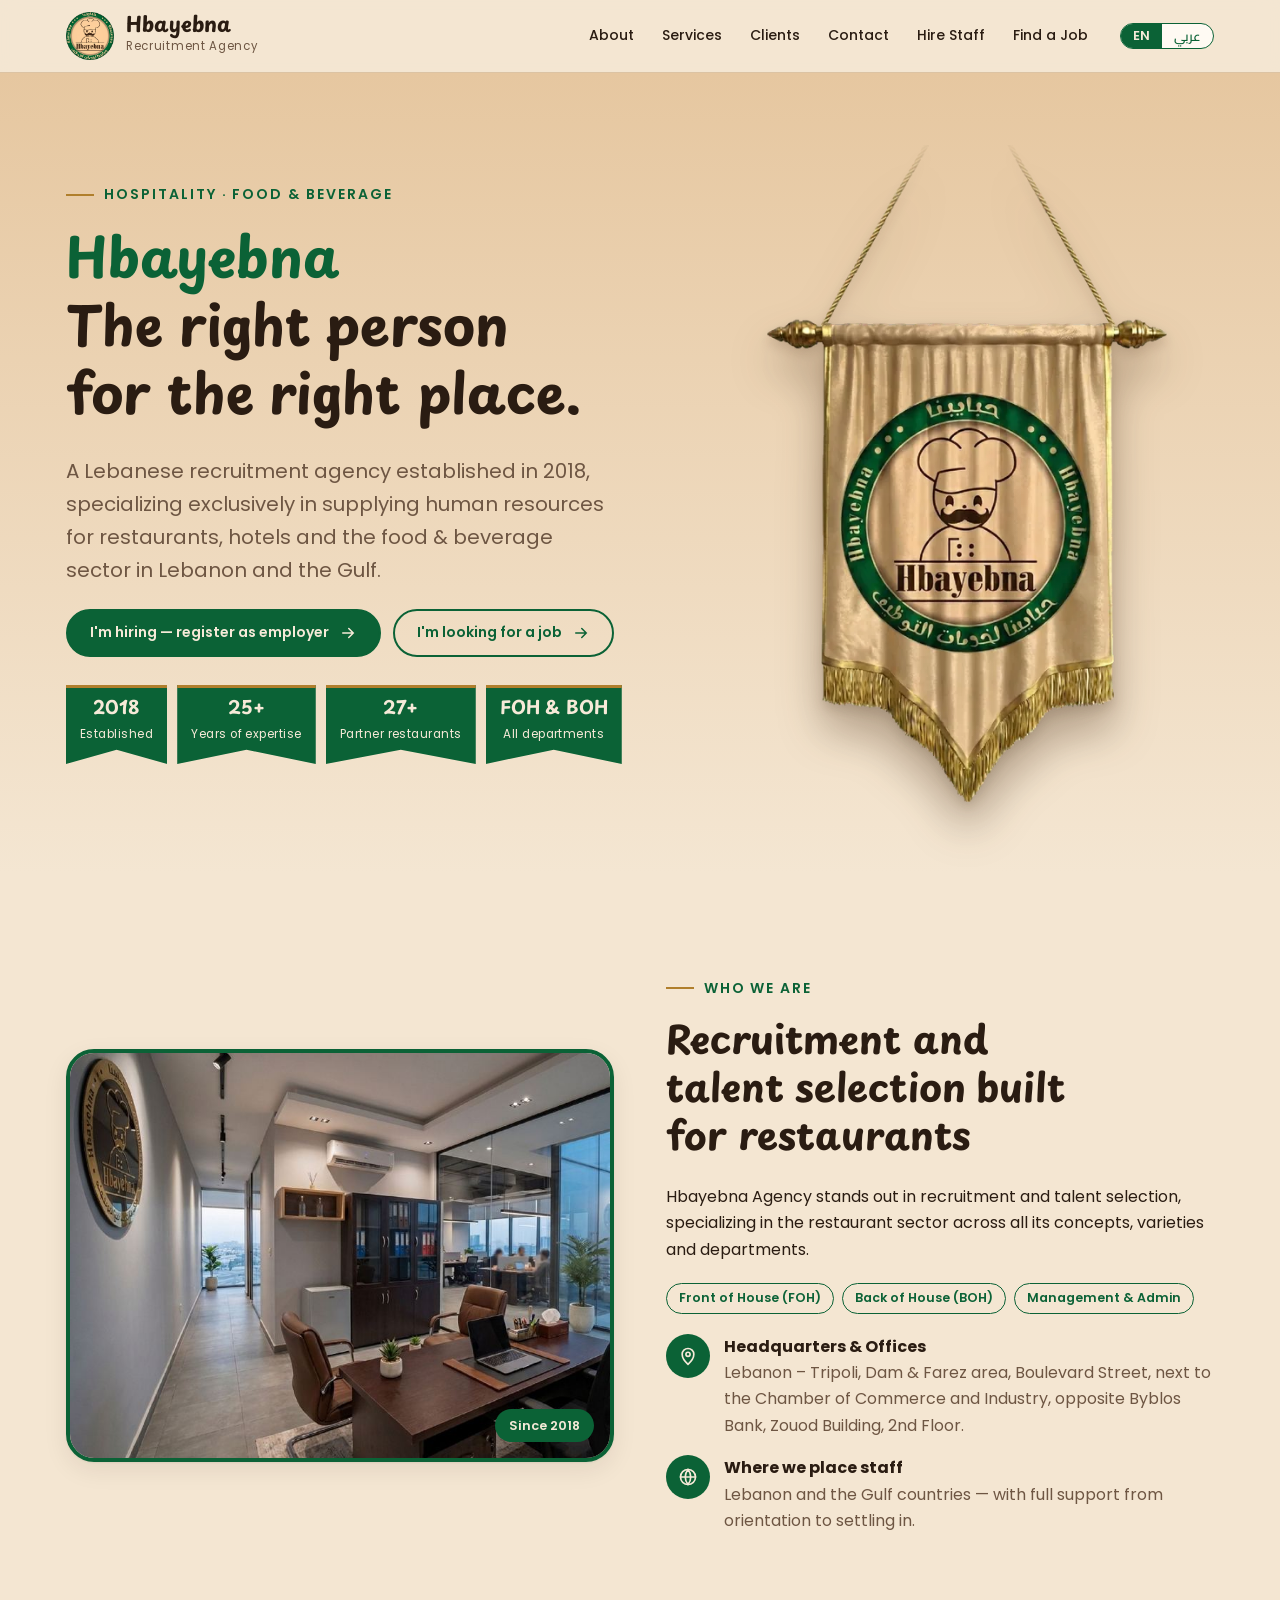
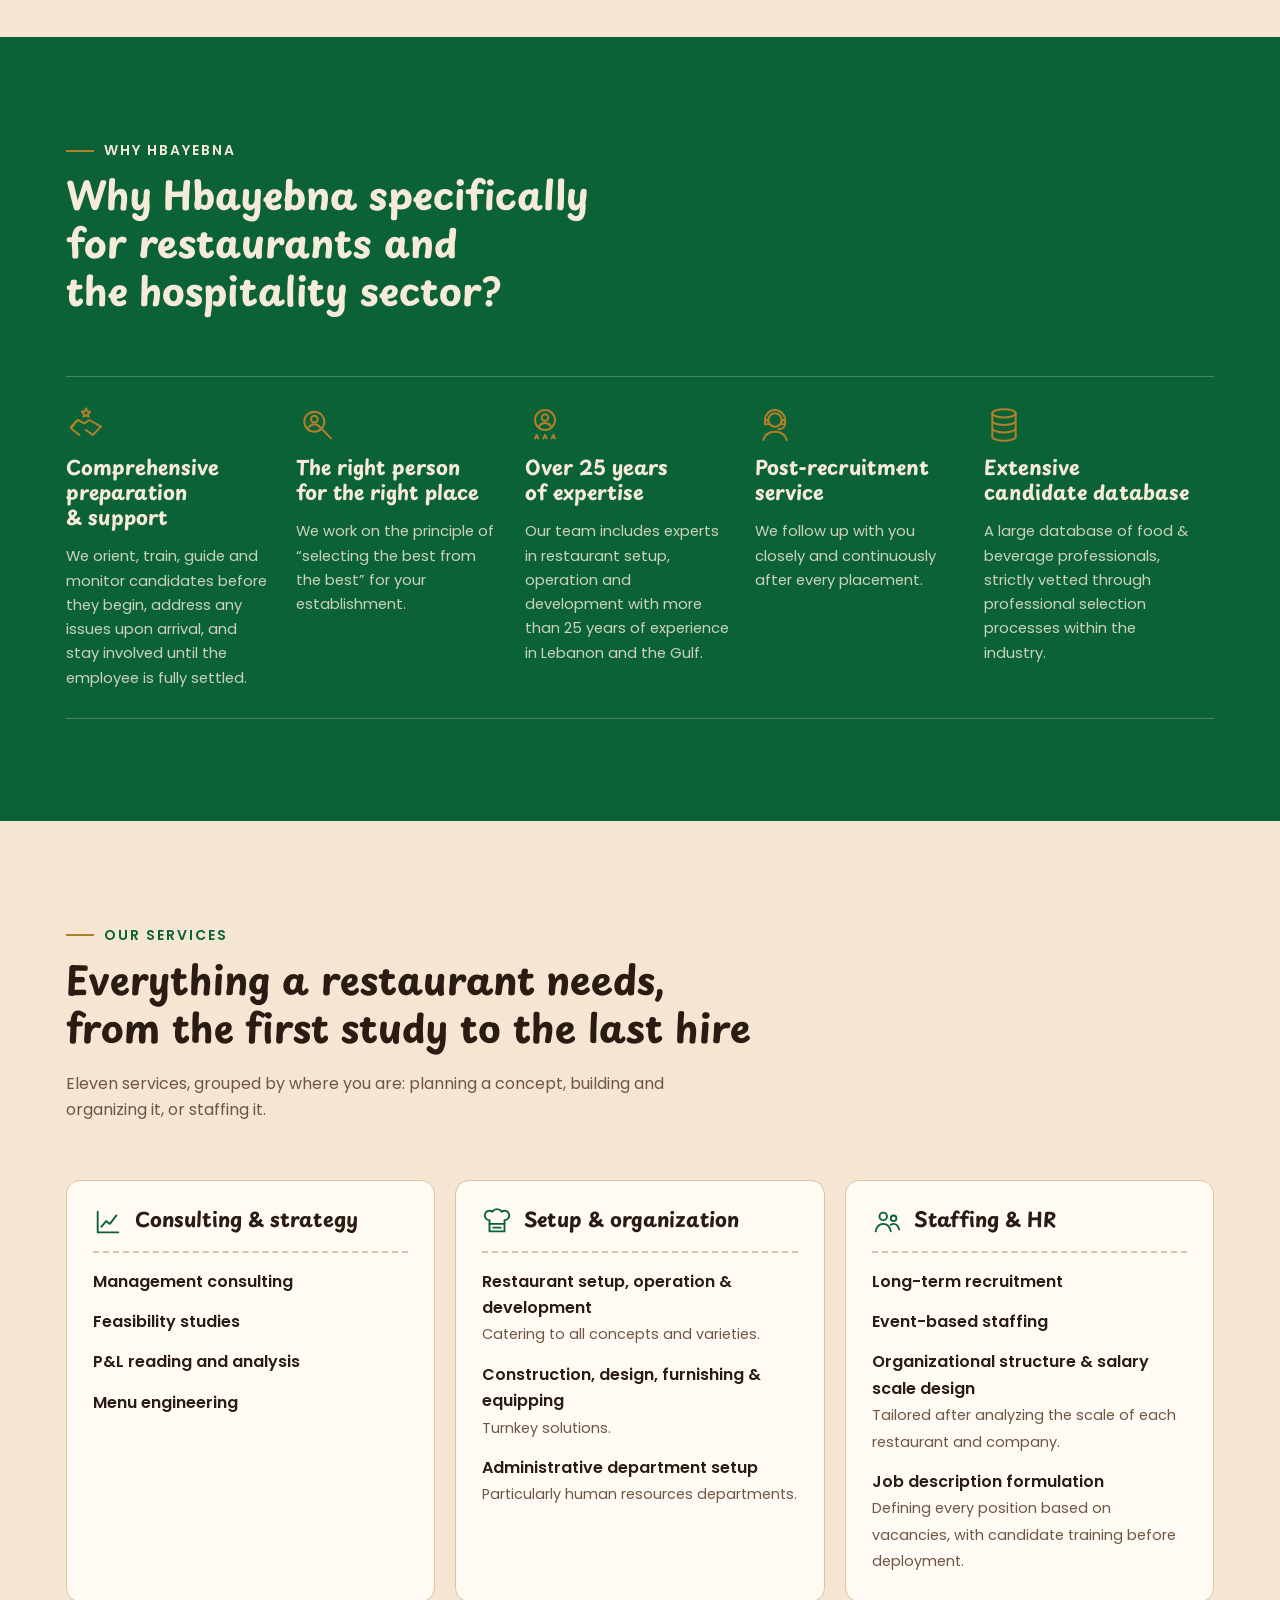
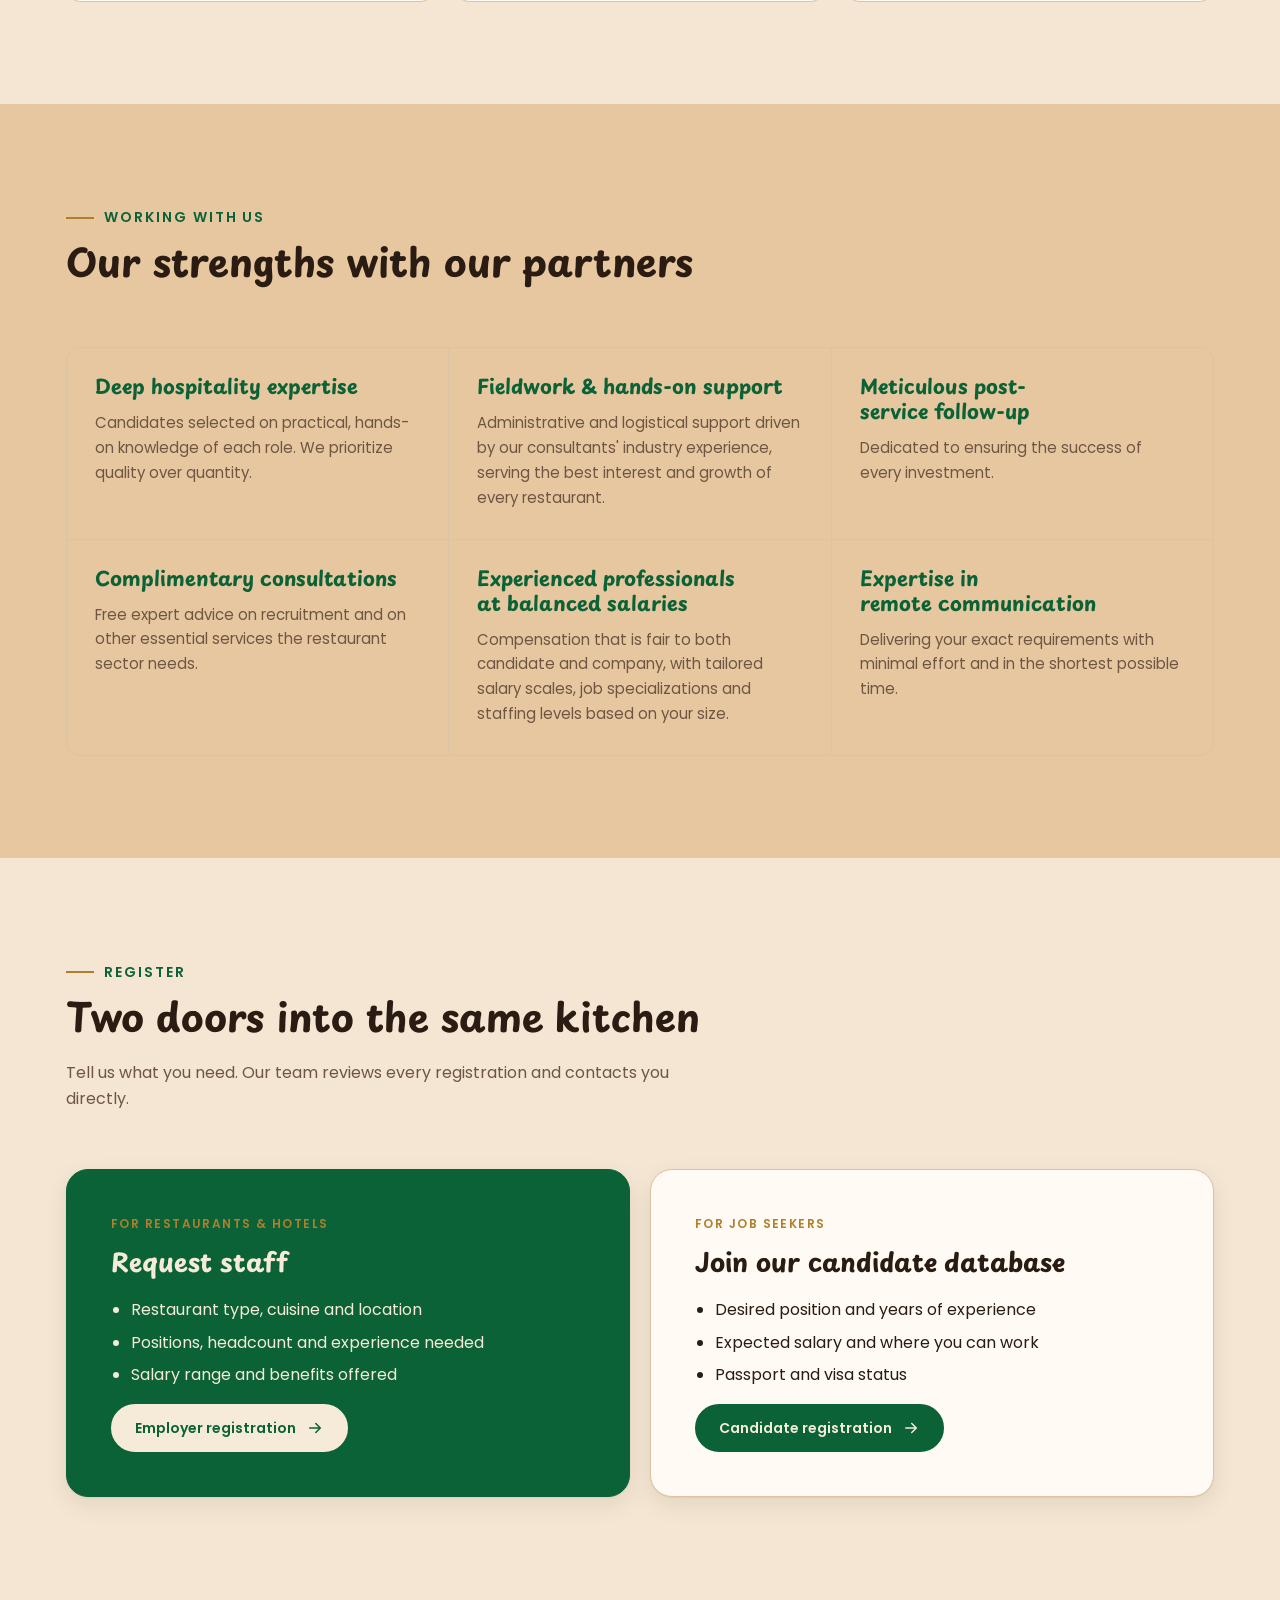
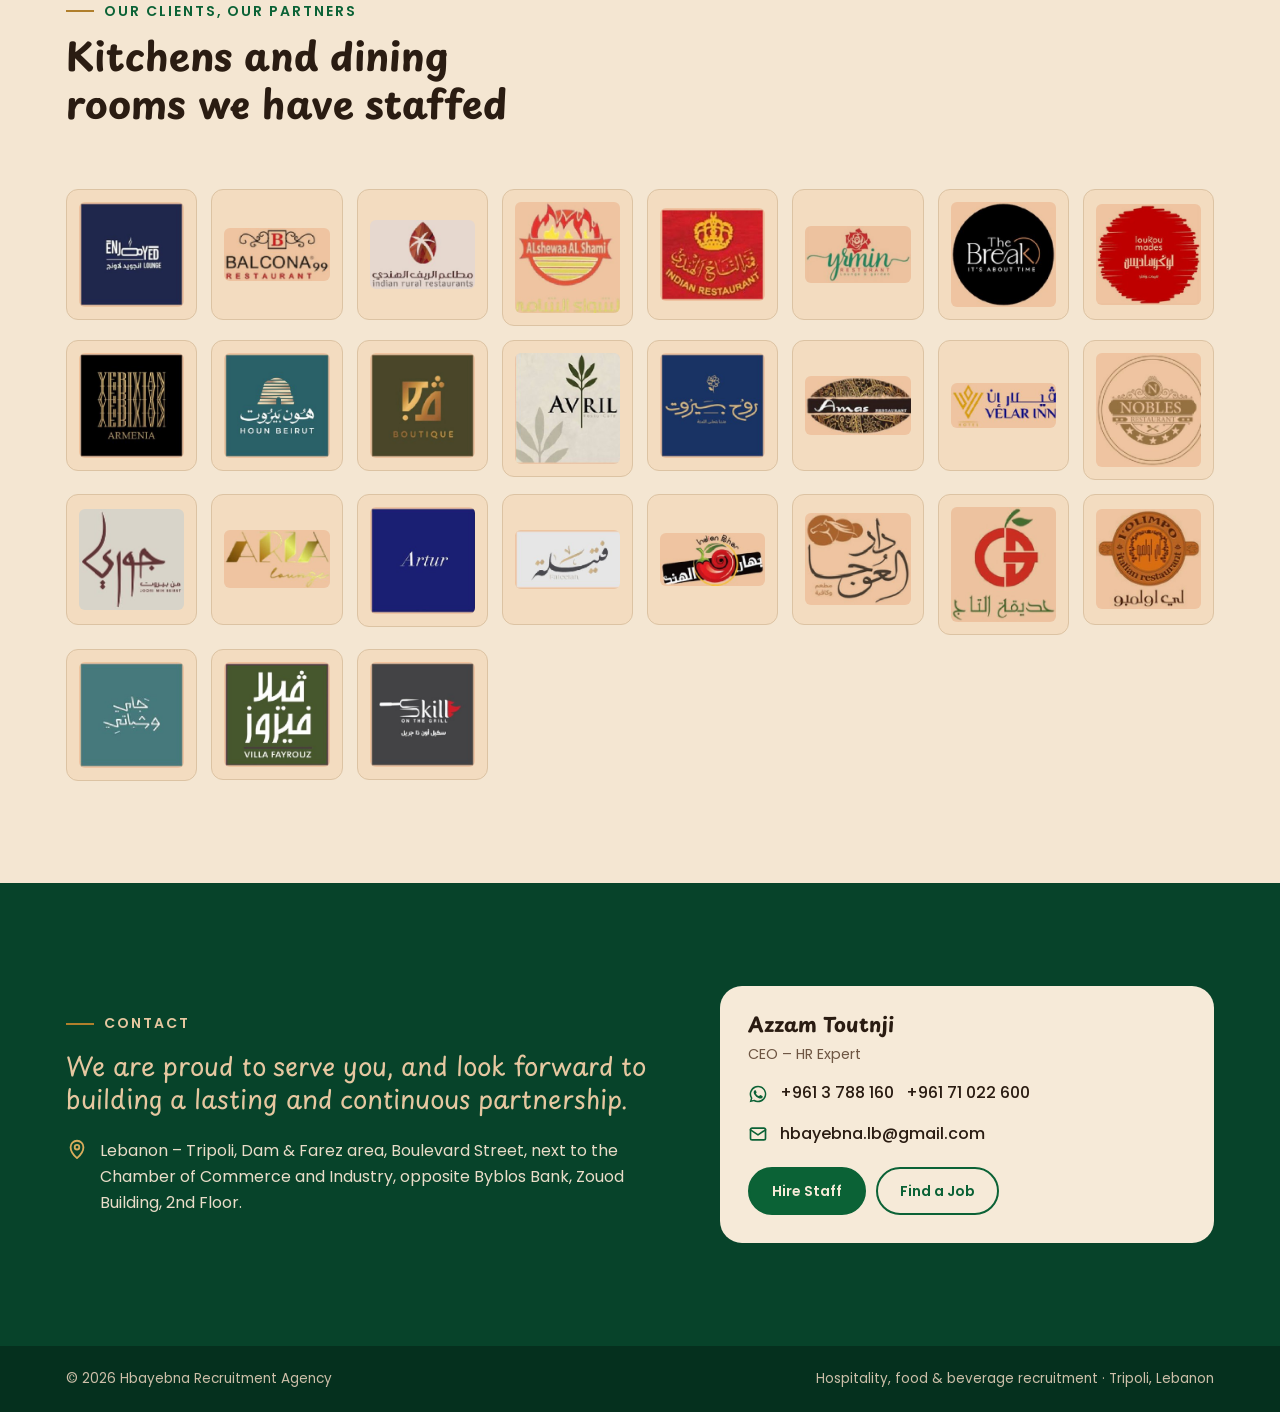
<file: index.html>
<!doctype html>
<html lang="en" dir="ltr">
<head>
<meta charset="utf-8">
<meta name="viewport" content="width=device-width, initial-scale=1, viewport-fit=cover">
<title data-i18n="t.home">Hbayebna Recruitment Agency</title>
<meta name="claude:viewport-fit-sides" content="cover">
<meta name="theme-color" content="#0b6236">
<meta name="format-detection" content="telephone=no">
<meta name="description" content="Hbayebna — Lebanese recruitment agency for the hospitality, food and beverage sectors since 2018. Restaurant staffing, consulting and turnkey setup in Lebanon and the Gulf.">
<link rel="icon" type="image/png" href="assets/favicon.png">
<link rel="apple-touch-icon" href="assets/apple-touch-icon.png">
<link rel="preconnect" href="https://fonts.googleapis.com">
<link rel="preconnect" href="https://fonts.gstatic.com" crossorigin>
<link rel="stylesheet" href="https://fonts.googleapis.com/css2?family=Cairo:wght@400;500;600;700&family=Playpen+Sans+Arabic:wght@100..800&family=Poppins:wght@400;500;600&display=swap">
<link rel="stylesheet" href="css/style.css">
</head>
<body class="has-cta">

<header class="site-header">
  <div class="wrap nav">
    <a class="brand" href="index.html" aria-label="Hbayebna home">
      <img src="assets/logo-sm.png" alt="" width="48" height="48">
      <span><b>Hbayebna</b><small data-i18n="brand.sub">Recruitment Agency</small></span>
    </a>
    <ul class="nav-links" id="navLinks">
      <li><a href="#about" data-i18n="nav.about">About</a></li>
      <li><a href="#services" data-i18n="nav.services">Services</a></li>
      <li><a href="#clients" data-i18n="nav.clients">Clients</a></li>
      <li><a href="#contact" data-i18n="nav.contact">Contact</a></li>
      <li><a href="employer.html" data-i18n="nav.hire">Hire Staff</a></li>
      <li><a href="employee.html" data-i18n="nav.job">Find a Job</a></li>
    </ul>
    <div class="nav-actions">
      <div class="lang-toggle" role="group" aria-label="Language">
        <button type="button" data-lang="en" aria-pressed="true">EN</button>
        <button type="button" data-lang="ar" aria-pressed="false">عربي</button>
      </div>
      <button class="menu-btn" type="button" aria-controls="navLinks" aria-expanded="false" aria-label="Menu">
        <svg class="i-open" viewBox="0 0 24 24" fill="none" stroke="currentColor" stroke-width="2" stroke-linecap="round"><path d="M4 7h16M4 12h16M4 17h16"/></svg>
        <svg class="i-close" viewBox="0 0 24 24" fill="none" stroke="currentColor" stroke-width="2" stroke-linecap="round"><path d="M6 6l12 12M18 6L6 18"/></svg>
      </button>
    </div>
  </div>
</header>

<main>
  <!-- HERO -->
  <section class="hero">
    <div class="wrap">
      <div class="hero-copy">
        <span class="eyebrow" data-i18n="hero.eyebrow">Hospitality · Food &amp; Beverage</span>
        <h1><span data-i18n="hero.t1">Hbayebna</span> <span data-i18n="hero.t2" style="color:var(--ink)">The right person for the right place.</span></h1>
        <p class="lead" data-i18n="hero.lead">A Lebanese recruitment agency established in 2018, specializing exclusively in supplying human resources for restaurants, hotels and the food &amp; beverage sector in Lebanon and the Gulf.</p>
        <div class="hero-ctas">
          <a class="btn" href="employer.html">
            <span data-i18n="cta.employer">I'm hiring — register as employer</span>
            <svg class="arrow" viewBox="0 0 24 24" fill="none" stroke="currentColor" stroke-width="2" stroke-linecap="round"><path d="M5 12h14M13 6l6 6-6 6"/></svg>
          </a>
          <a class="btn ghost" href="employee.html">
            <span data-i18n="cta.employee">I'm looking for a job</span>
            <svg class="arrow" viewBox="0 0 24 24" fill="none" stroke="currentColor" stroke-width="2" stroke-linecap="round"><path d="M5 12h14M13 6l6 6-6 6"/></svg>
          </a>
        </div>
        <div class="facts">
          <div class="pennant"><strong>2018</strong><span data-i18n="fact.since">Established</span></div>
          <div class="pennant"><strong>25+</strong><span data-i18n="fact.years">Years of expertise</span></div>
          <div class="pennant"><strong>27+</strong><span data-i18n="fact.partners">Partner restaurants</span></div>
          <div class="pennant"><strong>FOH &amp; BOH</strong><span data-i18n="fact.depts">All departments</span></div>
        </div>
      </div>
      <div class="hero-art">
        <div class="pennant-swing">
          <picture>
            <source type="image/webp" srcset="assets/banner-460.webp 460w, assets/banner.webp 900w" sizes="(max-width: 860px) 160px, 400px">
            <img src="assets/banner-460.png" alt="Hbayebna pennant banner with the chef logo" width="460" height="756" fetchpriority="high" decoding="async">
          </picture>
          <span class="sheen" aria-hidden="true"></span>
        </div>
      </div>
    </div>
  </section>

  <!-- ABOUT -->
  <section class="section" id="about">
    <div class="wrap about-grid">
      <div class="about-photo">
        <img src="assets/office-760.jpg" srcset="assets/office-760.jpg 760w, assets/office.jpg 1400w" sizes="(max-width: 860px) 100vw, 560px" alt="Hbayebna office in Tripoli" loading="lazy" decoding="async" width="1400" height="1248">
        <span class="since" data-i18n="about.since">Since 2018</span>
      </div>
      <div class="about-copy">
        <span class="eyebrow" data-i18n="about.eyebrow">Who we are</span>
        <h2 data-i18n="about.title">Recruitment and talent selection built for restaurants</h2>
        <p data-i18n="about.p1">Hbayebna Agency stands out in recruitment and talent selection, specializing in the restaurant sector across all its concepts, varieties and departments.</p>
        <div class="dept-chips">
          <span class="chip" data-i18n="chip.foh">Front of House (FOH)</span>
          <span class="chip" data-i18n="chip.boh">Back of House (BOH)</span>
          <span class="chip" data-i18n="chip.mgmt">Management &amp; Admin</span>
        </div>
        <ul class="info-list">
          <li>
            <span class="ic"><svg viewBox="0 0 24 24" fill="none" stroke="currentColor" stroke-width="2" stroke-linecap="round" stroke-linejoin="round"><path d="M12 22s7-6.2 7-12a7 7 0 1 0-14 0c0 5.8 7 12 7 12z"/><circle cx="12" cy="10" r="2.5"/></svg></span>
            <div><b data-i18n="about.hq">Headquarters &amp; Offices</b><p data-i18n="about.addr">Lebanon – Tripoli, Dam &amp; Farez area, Boulevard Street, next to the Chamber of Commerce and Industry, opposite Byblos Bank, Zouod Building, 2nd Floor.</p></div>
          </li>
          <li>
            <span class="ic"><svg viewBox="0 0 24 24" fill="none" stroke="currentColor" stroke-width="2" stroke-linecap="round" stroke-linejoin="round"><circle cx="12" cy="12" r="9"/><path d="M3 12h18M12 3a14 14 0 0 1 0 18M12 3a14 14 0 0 0 0 18"/></svg></span>
            <div><b data-i18n="about.reach">Where we place staff</b><p data-i18n="about.reachp">Lebanon and the Gulf countries — with full support from orientation to settling in.</p></div>
          </li>
        </ul>
      </div>
    </div>
  </section>

  <!-- WHY -->
  <section class="section why" id="why">
    <div class="wrap">
      <div class="section-head">
        <span class="eyebrow" data-i18n="why.eyebrow">Why Hbayebna</span>
        <h2 data-i18n="why.title">Why Hbayebna specifically for restaurants and the hospitality sector?</h2>
      </div>
      <div class="why-grid">
        <div class="why-item">
          <svg viewBox="0 0 48 48" fill="none" stroke="currentColor" stroke-width="2.4" stroke-linecap="round" stroke-linejoin="round"><path d="M6 26l8-8 8 4 6-4 14 8"/><path d="M14 18l-8 10 10 8M42 26l-10 10-8-6"/><path d="M24 4l1.6 3.4L29 8l-2.5 2.4.6 3.6-3.1-1.7-3.1 1.7.6-3.6L19 8l3.4-.6z"/></svg>
          <h3 data-i18n="why.1t">Comprehensive preparation &amp; support</h3>
          <p data-i18n="why.1p">We orient, train, guide and monitor candidates before they begin, address any issues upon arrival, and stay involved until the employee is fully settled.</p>
        </div>
        <div class="why-item">
          <svg viewBox="0 0 48 48" fill="none" stroke="currentColor" stroke-width="2.4" stroke-linecap="round" stroke-linejoin="round"><circle cx="22" cy="20" r="12"/><circle cx="22" cy="17" r="4"/><path d="M15 27c2-3 4.5-4 7-4s5 1 7 4M31 29l11 11"/></svg>
          <h3 data-i18n="why.2t">The right person for the right place</h3>
          <p data-i18n="why.2p">We work on the principle of “selecting the best from the best” for your establishment.</p>
        </div>
        <div class="why-item">
          <svg viewBox="0 0 48 48" fill="none" stroke="currentColor" stroke-width="2.4" stroke-linecap="round" stroke-linejoin="round"><circle cx="24" cy="18" r="12"/><circle cx="24" cy="15" r="4"/><path d="M17 25c2-2.5 4.5-3.5 7-3.5s5 1 7 3.5"/><path d="M12 40l2-4 2 4M22 40l2-4 2 4M32 40l2-4 2 4"/></svg>
          <h3 data-i18n="why.3t">Over 25 years of expertise</h3>
          <p data-i18n="why.3p">Our team includes experts in restaurant setup, operation and development with more than 25 years of experience in Lebanon and the Gulf.</p>
        </div>
        <div class="why-item">
          <svg viewBox="0 0 48 48" fill="none" stroke="currentColor" stroke-width="2.4" stroke-linecap="round" stroke-linejoin="round"><circle cx="24" cy="18" r="8"/><path d="M12 18a12 12 0 0 1 24 0M12 18v5h4v-5zM36 18v5h-4v-5zM36 23c0 4-4 6-8 6"/><path d="M10 42c2-7 7-10 14-10s12 3 14 10"/></svg>
          <h3 data-i18n="why.4t">Post-recruitment service</h3>
          <p data-i18n="why.4p">We follow up with you closely and continuously after every placement.</p>
        </div>
        <div class="why-item">
          <svg viewBox="0 0 48 48" fill="none" stroke="currentColor" stroke-width="2.4" stroke-linecap="round" stroke-linejoin="round"><ellipse cx="24" cy="10" rx="14" ry="5"/><path d="M10 10v28c0 2.8 6.3 5 14 5s14-2.2 14-5V10M10 19c0 2.8 6.3 5 14 5s14-2.2 14-5M10 28c0 2.8 6.3 5 14 5s14-2.2 14-5"/></svg>
          <h3 data-i18n="why.5t">Extensive candidate database</h3>
          <p data-i18n="why.5p">A large database of food &amp; beverage professionals, strictly vetted through professional selection processes within the industry.</p>
        </div>
      </div>
    </div>
  </section>

  <!-- SERVICES -->
  <section class="section" id="services">
    <div class="wrap">
      <div class="section-head">
        <span class="eyebrow" data-i18n="svc.eyebrow">Our services</span>
        <h2 data-i18n="svc.title">Everything a restaurant needs, from the first study to the last hire</h2>
        <p data-i18n="svc.lead">Eleven services, grouped by where you are: planning a concept, building and organizing it, or staffing it.</p>
      </div>
      <div class="svc-groups">
        <article class="svc-group">
          <header>
            <svg viewBox="0 0 32 32" fill="none" stroke="currentColor" stroke-width="2" stroke-linecap="round" stroke-linejoin="round"><path d="M5 27V5M5 27h22"/><path d="M9 21l5-6 4 3 7-9"/></svg>
            <h3 data-i18n="svc.g1">Consulting &amp; strategy</h3>
          </header>
          <ul>
            <li><b data-i18n="svc.1">Management consulting</b></li>
            <li><b data-i18n="svc.3">Feasibility studies</b></li>
            <li><b data-i18n="svc.4">P&amp;L reading and analysis</b></li>
            <li><b data-i18n="svc.8">Menu engineering</b></li>
          </ul>
        </article>
        <article class="svc-group">
          <header>
            <svg viewBox="0 0 32 32" fill="none" stroke="currentColor" stroke-width="2" stroke-linecap="round" stroke-linejoin="round"><path d="M8 14a5 5 0 1 1 3-9 6 6 0 0 1 10 0 5 5 0 1 1 3 9v4H8z"/><path d="M8 18v8h16v-8M12 22h8"/></svg>
            <h3 data-i18n="svc.g2">Setup &amp; organization</h3>
          </header>
          <ul>
            <li><b data-i18n="svc.2">Restaurant setup, operation &amp; development</b><span data-i18n="svc.2d">Catering to all concepts and varieties.</span></li>
            <li><b data-i18n="svc.5">Construction, design, furnishing &amp; equipping</b><span data-i18n="svc.5d">Turnkey solutions.</span></li>
            <li><b data-i18n="svc.9">Administrative department setup</b><span data-i18n="svc.9d">Particularly human resources departments.</span></li>
          </ul>
        </article>
        <article class="svc-group">
          <header>
            <svg viewBox="0 0 32 32" fill="none" stroke="currentColor" stroke-width="2" stroke-linecap="round" stroke-linejoin="round"><circle cx="12" cy="10" r="4"/><circle cx="23" cy="12" r="3"/><path d="M4 26c1-5 4-8 8-8s7 3 8 8M20 19c1-.6 2-1 3-1 3 0 5 2.5 6 6"/></svg>
            <h3 data-i18n="svc.g3">Staffing &amp; HR</h3>
          </header>
          <ul>
            <li><b data-i18n="svc.6">Long-term recruitment</b></li>
            <li><b data-i18n="svc.10">Event-based staffing</b></li>
            <li><b data-i18n="svc.7">Organizational structure &amp; salary scale design</b><span data-i18n="svc.7d">Tailored after analyzing the scale of each restaurant and company.</span></li>
            <li><b data-i18n="svc.11">Job description formulation</b><span data-i18n="svc.11d">Defining every position based on vacancies, with candidate training before deployment.</span></li>
          </ul>
        </article>
      </div>
    </div>
  </section>

  <!-- STRENGTHS -->
  <section class="section strengths">
    <div class="wrap">
      <div class="section-head">
        <span class="eyebrow" data-i18n="str.eyebrow">Working with us</span>
        <h2 data-i18n="str.title">Our strengths with our partners</h2>
      </div>
      <div class="str-grid">
        <div class="str-item"><h3 data-i18n="str.1t">Deep hospitality expertise</h3><p data-i18n="str.1p">Candidates selected on practical, hands-on knowledge of each role. We prioritize quality over quantity.</p></div>
        <div class="str-item"><h3 data-i18n="str.2t">Fieldwork &amp; hands-on support</h3><p data-i18n="str.2p">Administrative and logistical support driven by our consultants' industry experience, serving the best interest and growth of every restaurant.</p></div>
        <div class="str-item"><h3 data-i18n="str.3t">Meticulous post-service follow-up</h3><p data-i18n="str.3p">Dedicated to ensuring the success of every investment.</p></div>
        <div class="str-item"><h3 data-i18n="str.4t">Complimentary consultations</h3><p data-i18n="str.4p">Free expert advice on recruitment and on other essential services the restaurant sector needs.</p></div>
        <div class="str-item"><h3 data-i18n="str.5t">Experienced professionals at balanced salaries</h3><p data-i18n="str.5p">Compensation that is fair to both candidate and company, with tailored salary scales, job specializations and staffing levels based on your size.</p></div>
        <div class="str-item"><h3 data-i18n="str.6t">Expertise in remote communication</h3><p data-i18n="str.6p">Delivering your exact requirements with minimal effort and in the shortest possible time.</p></div>
      </div>
    </div>
  </section>

  <!-- TWO PATHS -->
  <section class="section" id="register">
    <div class="wrap">
      <div class="section-head">
        <span class="eyebrow" data-i18n="paths.eyebrow">Register</span>
        <h2 data-i18n="paths.title">Two doors into the same kitchen</h2>
        <p data-i18n="paths.lead">Tell us what you need. Our team reviews every registration and contacts you directly.</p>
      </div>
      <div class="paths-grid">
        <div class="path employer">
          <span class="tag" data-i18n="paths.eTag">For restaurants &amp; hotels</span>
          <h3 data-i18n="paths.eTitle">Request staff</h3>
          <ul>
            <li data-i18n="paths.e1">Restaurant type, cuisine and location</li>
            <li data-i18n="paths.e2">Positions, headcount and experience needed</li>
            <li data-i18n="paths.e3">Salary range and benefits offered</li>
          </ul>
          <a class="btn" href="employer.html" style="justify-self:start"><span data-i18n="paths.eBtn">Employer registration</span><svg class="arrow" viewBox="0 0 24 24" fill="none" stroke="currentColor" stroke-width="2" stroke-linecap="round"><path d="M5 12h14M13 6l6 6-6 6"/></svg></a>
        </div>
        <div class="path">
          <span class="tag" data-i18n="paths.cTag">For job seekers</span>
          <h3 data-i18n="paths.cTitle">Join our candidate database</h3>
          <ul>
            <li data-i18n="paths.c1">Desired position and years of experience</li>
            <li data-i18n="paths.c2">Expected salary and where you can work</li>
            <li data-i18n="paths.c3">Passport and visa status</li>
          </ul>
          <a class="btn" href="employee.html" style="justify-self:start"><span data-i18n="paths.cBtn">Candidate registration</span><svg class="arrow" viewBox="0 0 24 24" fill="none" stroke="currentColor" stroke-width="2" stroke-linecap="round"><path d="M5 12h14M13 6l6 6-6 6"/></svg></a>
        </div>
      </div>
    </div>
  </section>

  <!-- CLIENTS -->
  <section class="section" id="clients" style="padding-top:0">
    <div class="wrap">
      <div class="section-head">
        <span class="eyebrow" data-i18n="cl.eyebrow">Our clients, our partners</span>
        <h2 data-i18n="cl.title">Kitchens and dining rooms we have staffed</h2>
      </div>
      <div class="logo-grid" id="logoGrid"></div>
    </div>
  </section>

  <!-- CONTACT -->
  <section class="section contact" id="contact">
    <div class="wrap">
      <div class="contact-copy">
        <span class="eyebrow" style="color:#e6c7a0" data-i18n="ct.eyebrow">Contact</span>
        <p class="quote" data-i18n="ct.quote">We are proud to serve you, and look forward to building a lasting and continuous partnership.</p>
        <div class="addr">
          <svg viewBox="0 0 24 24" fill="none" stroke="currentColor" stroke-width="2" stroke-linecap="round" stroke-linejoin="round"><path d="M12 22s7-6.2 7-12a7 7 0 1 0-14 0c0 5.8 7 12 7 12z"/><circle cx="12" cy="10" r="2.5"/></svg>
          <p data-i18n="about.addr">Lebanon – Tripoli, Dam &amp; Farez area, Boulevard Street, next to the Chamber of Commerce and Industry, opposite Byblos Bank, Zouod Building, 2nd Floor.</p>
        </div>
      </div>
      <div class="contact-card">
        <h3 data-i18n="ct.name">Azzam Toutnji</h3>
        <p class="role" data-i18n="ct.role">CEO – HR Expert</p>
        <div class="contact-row">
          <svg viewBox="0 0 24 24" fill="currentColor"><path d="M12 2a10 10 0 0 0-8.6 15.1L2 22l5-1.3A10 10 0 1 0 12 2zm0 18.2a8.2 8.2 0 0 1-4.2-1.2l-.3-.2-3 .8.8-2.9-.2-.3A8.2 8.2 0 1 1 12 20.2zm4.5-6.1c-.2-.1-1.5-.7-1.7-.8s-.4-.1-.6.1-.7.8-.8 1-.3.2-.5.1a6.7 6.7 0 0 1-3.3-2.9c-.3-.4.3-.4.7-1.4.1-.2 0-.3 0-.4l-.8-1.8c-.2-.5-.4-.4-.6-.4h-.5a1 1 0 0 0-.7.3 3 3 0 0 0-.9 2.2 5.2 5.2 0 0 0 1.1 2.7 11.8 11.8 0 0 0 4.5 4c1.7.7 2.4.8 3.2.6a2.8 2.8 0 0 0 1.8-1.3 2.3 2.3 0 0 0 .2-1.3c-.1-.1-.3-.2-.5-.3z"/></svg>
          <a href="https://wa.me/9613788160" target="_blank" rel="noopener">+961 3 788 160</a>
          <a href="https://wa.me/96171022600" target="_blank" rel="noopener">+961 71 022 600</a>
        </div>
        <div class="contact-row">
          <svg viewBox="0 0 24 24" fill="none" stroke="currentColor" stroke-width="2" stroke-linecap="round" stroke-linejoin="round"><rect x="3" y="5" width="18" height="14" rx="2"/><path d="M3 7l9 6 9-6"/></svg>
          <span>hbayebna.lb@gmail.com</span>
        </div>
        <div style="display:flex;flex-wrap:wrap;gap:10px;margin-top:6px">
          <a class="btn" href="employer.html" data-i18n="nav.hire">Hire Staff</a>
          <a class="btn ghost" href="employee.html" data-i18n="nav.job">Find a Job</a>
        </div>
      </div>
    </div>
  </section>
</main>

<footer class="site-footer">
  <div class="wrap">
    <span>© <span class="year">2026</span> <span data-i18n="ft.name">Hbayebna Recruitment Agency</span></span>
    <span data-i18n="ft.tag">Hospitality, food &amp; beverage recruitment · Tripoli, Lebanon</span>
  </div>
</footer>

<nav class="mobile-cta" aria-label="Quick actions">
  <a class="btn" href="employer.html" data-i18n="nav.hire">Hire Staff</a>
  <a class="btn ghost" href="employee.html" data-i18n="nav.job">Find a Job</a>
  <a class="wa" href="https://wa.me/9613788160" target="_blank" rel="noopener" aria-label="WhatsApp +961 3 788 160"><svg viewBox="0 0 24 24" fill="currentColor"><path d="M12 2a10 10 0 0 0-8.6 15.1L2 22l5-1.3A10 10 0 1 0 12 2zm0 18.2a8.2 8.2 0 0 1-4.2-1.2l-.3-.2-3 .8.8-2.9-.2-.3A8.2 8.2 0 1 1 12 20.2zm4.5-6.1c-.2-.1-1.5-.7-1.7-.8s-.4-.1-.6.1-.7.8-.8 1-.3.2-.5.1a6.7 6.7 0 0 1-3.3-2.9c-.3-.4.3-.4.7-1.4.1-.2 0-.3 0-.4l-.8-1.8c-.2-.5-.4-.4-.6-.4h-.5a1 1 0 0 0-.7.3 3 3 0 0 0-.9 2.2 5.2 5.2 0 0 0 1.1 2.7 11.8 11.8 0 0 0 4.5 4c1.7.7 2.4.8 3.2.6a2.8 2.8 0 0 0 1.8-1.3 2.3 2.3 0 0 0 .2-1.3c-.1-.1-.3-.2-.5-.3z"/></svg></a>
</nav>

<script src="js/config.js"></script>
<script src="js/i18n.js"></script>
<script src="js/main.js"></script>
</body>
</html>
</file>
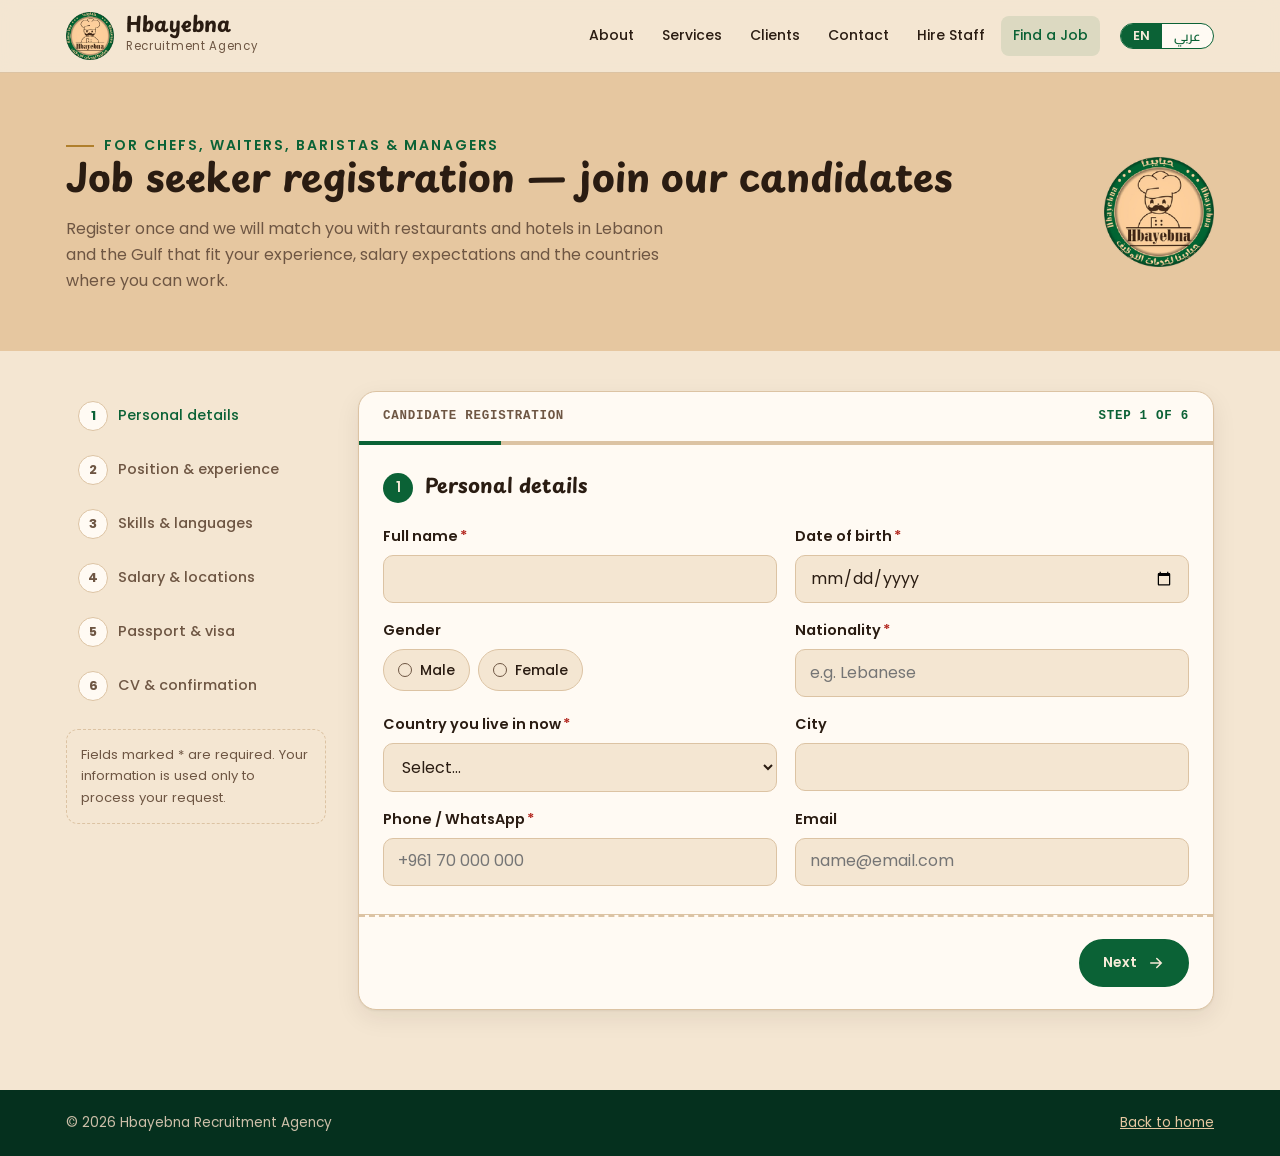
<file: employee.html>
<!doctype html>
<html lang="en" dir="ltr">
<head>
<meta charset="utf-8">
<meta name="viewport" content="width=device-width, initial-scale=1, viewport-fit=cover">
<title data-i18n="t.employee">Job Seeker Registration · Hbayebna</title>
<meta name="claude:viewport-fit-sides" content="cover">
<meta name="theme-color" content="#0b6236">
<meta name="format-detection" content="telephone=no">
<link rel="icon" type="image/png" href="assets/favicon.png">
<link rel="apple-touch-icon" href="assets/apple-touch-icon.png">
<link rel="preconnect" href="https://fonts.googleapis.com">
<link rel="preconnect" href="https://fonts.gstatic.com" crossorigin>
<link rel="stylesheet" href="https://fonts.googleapis.com/css2?family=Cairo:wght@400;500;600;700&family=Playpen+Sans+Arabic:wght@100..800&family=Poppins:wght@400;500;600&display=swap">
<link rel="stylesheet" href="css/style.css">
</head>
<body>

<header class="site-header">
  <div class="wrap nav">
    <a class="brand" href="index.html" aria-label="Hbayebna home">
      <img src="assets/logo-sm.png" alt="" width="48" height="48">
      <span><b>Hbayebna</b><small data-i18n="brand.sub">Recruitment Agency</small></span>
    </a>
    <ul class="nav-links" id="navLinks">
      <li><a href="index.html#about" data-i18n="nav.about">About</a></li>
      <li><a href="index.html#services" data-i18n="nav.services">Services</a></li>
      <li><a href="index.html#clients" data-i18n="nav.clients">Clients</a></li>
      <li><a href="index.html#contact" data-i18n="nav.contact">Contact</a></li>
      <li><a href="employer.html" data-i18n="nav.hire">Hire Staff</a></li>
      <li><a href="employee.html" aria-current="page" data-i18n="nav.job">Find a Job</a></li>
    </ul>
    <div class="nav-actions">
      <div class="lang-toggle" role="group" aria-label="Language">
        <button type="button" data-lang="en" aria-pressed="true">EN</button>
        <button type="button" data-lang="ar" aria-pressed="false">عربي</button>
      </div>
      <button class="menu-btn" type="button" aria-controls="navLinks" aria-expanded="false" aria-label="Menu">
        <svg class="i-open" viewBox="0 0 24 24" fill="none" stroke="currentColor" stroke-width="2" stroke-linecap="round"><path d="M4 7h16M4 12h16M4 17h16"/></svg>
        <svg class="i-close" viewBox="0 0 24 24" fill="none" stroke="currentColor" stroke-width="2" stroke-linecap="round"><path d="M6 6l12 12M18 6L6 18"/></svg>
      </button>
    </div>
  </div>
</header>

<main>
  <section class="page-hero">
    <div class="wrap">
      <div>
        <span class="eyebrow" data-i18n="ee.eyebrow">For chefs, waiters, baristas &amp; managers</span>
        <h1 data-i18n="ee.title">Job seeker registration — join our candidates</h1>
        <p data-i18n="ee.lead">Register once and we will match you with restaurants and hotels in Lebanon and the Gulf that fit your experience, salary expectations and the countries where you can work.</p>
      </div>
      <img src="assets/logo-sm.png" alt="" width="110" height="110">
    </div>
  </section>

  <div class="wrap form-layout">
    <aside class="steps-aside">
      <ol class="steps-nav" id="stepsNav"></ol>
      <p class="side-note" data-i18n="side.note">Fields marked * are required. Your information is used only to process your request.</p>
    </aside>

    <div class="ticket" id="ticket">
      <div class="ticket-top">
        <span data-i18n="ee.ticket">Candidate registration</span>
      </div>

      <form id="regForm" data-form="employee" data-ref-prefix="HB-C" novalidate>
        <!-- 1. Personal -->
        <fieldset id="s-personal">
          <legend><span class="num">1</span><span data-i18n="ee.s1">Personal details</span></legend>
          <div class="grid-2">
            <div class="field">
              <label for="fullName"><span data-i18n="f.fullName">Full name</span><span class="req">*</span></label>
              <input type="text" id="fullName" name="fullName" required autocomplete="name">
              <span class="err" data-i18n="err.required">This field is required.</span>
            </div>
            <div class="field">
              <label for="dob"><span data-i18n="f.dob">Date of birth</span><span class="req">*</span></label>
              <input type="date" id="dob" name="dob" required autocomplete="bday">
              <span class="err" data-i18n="err.dob">Enter a valid date of birth (age 18 or older).</span>
            </div>
            <div class="field">
              <span class="group-label" data-i18n="f.gender">Gender</span>
              <div class="choices" data-list="genders" data-name="gender" data-type="radio"></div>
            </div>
            <div class="field">
              <label for="nationality"><span data-i18n="f.nationality">Nationality</span><span class="req">*</span></label>
              <input type="text" id="nationality" name="nationality" required data-i18n-ph="ph.nationality" placeholder="e.g. Lebanese">
              <span class="err" data-i18n="err.required">This field is required.</span>
            </div>
            <div class="field">
              <label for="currentCountry"><span data-i18n="f.currentCountry">Country you live in now</span><span class="req">*</span></label>
              <select id="currentCountry" name="currentCountry" required data-list="countries"><option value="" data-i18n="sel.choose">Select…</option></select>
              <span class="err" data-i18n="err.choose">Please choose an option.</span>
            </div>
            <div class="field">
              <label for="city" data-i18n="f.city2">City</label>
              <input type="text" id="city" name="city" autocomplete="address-level2">
            </div>
            <div class="field">
              <label for="phone"><span data-i18n="f.phone">Phone / WhatsApp</span><span class="req">*</span></label>
              <input type="tel" id="phone" name="phone" required autocomplete="tel" placeholder="+961 70 000 000" pattern="^\+?[0-9 ()\-]{7,20}$">
              <span class="err" data-i18n="err.phone">Enter a valid phone number, e.g. +961 3 000 000.</span>
            </div>
            <div class="field">
              <label for="email" data-i18n="f.email2">Email</label>
              <input type="email" id="email" name="email" autocomplete="email" placeholder="name@email.com">
              <span class="err" data-i18n="err.email">Enter a valid email address.</span>
            </div>
          </div>
        </fieldset>

        <!-- 2. Experience -->
        <fieldset id="s-experience">
          <legend><span class="num">2</span><span data-i18n="ee.s2">Position &amp; experience</span></legend>
          <div class="grid-2">
            <div class="field">
              <label for="position"><span data-i18n="f.desiredPosition">Desired position</span><span class="req">*</span></label>
              <select id="position" name="position" required data-list="positions"><option value="" data-i18n="sel.choose">Select…</option></select>
              <span class="err" data-i18n="err.choose">Please choose an option.</span>
            </div>
            <div class="field">
              <label for="secondPosition" data-i18n="f.secondPosition">Second position you can do</label>
              <select id="secondPosition" name="secondPosition" data-list="positions"><option value="" data-i18n="sel.none">None</option></select>
            </div>
            <div class="field full cond" data-show-if="position=Other">
              <label for="positionOther" data-i18n="f.specify">Please specify</label>
              <input type="text" id="positionOther" name="positionOther">
            </div>
            <div class="field">
              <label for="experienceYears"><span data-i18n="f.experienceYears">Years of experience</span><span class="req">*</span></label>
              <input type="number" id="experienceYears" name="experienceYears" required min="0" max="50" step="1" inputmode="numeric" placeholder="5">
              <span class="err" data-i18n="err.years">Enter a number from 0 to 50.</span>
            </div>
            <div class="field">
              <label for="education" data-i18n="f.education">Education / training</label>
              <select id="education" name="education" data-list="education"><option value="" data-i18n="sel.choose">Select…</option></select>
            </div>
            <div class="field">
              <label for="lastPosition" data-i18n="f.lastPosition">Current or last job title</label>
              <input type="text" id="lastPosition" name="lastPosition">
            </div>
            <div class="field">
              <label for="lastEmployer" data-i18n="f.lastEmployer">Current or last employer</label>
              <input type="text" id="lastEmployer" name="lastEmployer">
            </div>
          </div>
        </fieldset>

        <fieldset id="s-skills">
          <legend><span class="num">3</span><span data-i18n="ee.s3">Skills &amp; languages</span></legend>
          <div class="grid-2">
            <div class="field full">
              <span class="group-label" data-i18n="f.cuisineSkills">Cuisines / specialties you have worked with</span>
              <div class="choices" data-list="cuisines" data-name="cuisineSkills" data-type="checkbox"></div>
            </div>
            <div class="field full" data-required-group="gulfExperience">
              <span class="group-label"><span data-i18n="f.gulfExperience">Have you worked in the Gulf before?</span><span class="req">*</span></span>
              <div class="choices" data-list="yesno" data-name="gulfExperience" data-type="radio"></div>
              <span class="err" data-i18n="err.choose">Please choose an option.</span>
            </div>
            <div class="field full cond" data-show-if="gulfExperience=Yes">
              <span class="group-label" data-i18n="f.gulfCountries">Which countries?</span>
              <div class="choices" data-list="gulf" data-name="gulfCountries" data-type="checkbox"></div>
            </div>
            <div class="field full">
              <span class="group-label" data-i18n="f.languages">Languages you speak</span>
              <div class="choices" data-list="languages" data-name="languages" data-type="checkbox"></div>
            </div>
            <div class="field full">
              <label for="certificates" data-i18n="f.certificates">Certificates</label>
              <input type="text" id="certificates" name="certificates" data-i18n-ph="ph.certificates" placeholder="e.g. HACCP, food safety, barista course">
            </div>
          </div>
        </fieldset>

        <!-- 3. Expectations -->
        <fieldset id="s-expect">
          <legend><span class="num">4</span><span data-i18n="ee.s4">Salary &amp; locations</span></legend>
          <div class="grid-2">
            <div class="field">
              <label for="expectedSalary"><span data-i18n="f.expectedSalary">Expected monthly salary</span><span class="req">*</span></label>
              <div class="inline two">
                <input type="number" id="expectedSalary" name="expectedSalary" required min="0" inputmode="numeric" placeholder="800">
                <select id="currency" name="currency" required data-list="currencies" aria-label="Currency"></select>
              </div>
              <span class="err" data-i18n="err.required">This field is required.</span>
            </div>
            <div class="field">
              <span class="group-label" data-i18n="f.negotiable">Salary negotiable?</span>
              <div class="choices" data-list="yesno" data-name="salaryNegotiable" data-type="radio"></div>
            </div>
            <div class="field full" data-required-group="workLocations">
              <span class="group-label"><span data-i18n="f.workLocations">Locations where you are available to work</span><span class="req">*</span></span>
              <div class="choices" data-list="workLocations" data-name="workLocations" data-type="checkbox"></div>
              <span class="err" data-i18n="err.pickOne">Choose at least one.</span>
            </div>
            <div class="field">
              <span class="group-label" data-i18n="f.relocate">Ready to travel / relocate?</span>
              <div class="choices" data-list="yesno" data-name="relocate" data-type="radio"></div>
            </div>
            <div class="field">
              <span class="group-label" data-i18n="f.needAccommodation">Need accommodation from employer?</span>
              <div class="choices" data-list="yesno" data-name="needAccommodation" data-type="radio"></div>
            </div>
            <div class="field full">
              <span class="group-label" data-i18n="f.employmentTypePref">Type of work you accept</span>
              <div class="choices" data-list="employmentTypes" data-name="employmentTypePref" data-type="checkbox"></div>
            </div>
            <div class="field">
              <label for="availability"><span data-i18n="f.availability">When can you start?</span><span class="req">*</span></label>
              <select id="availability" name="availability" required data-list="availability"><option value="" data-i18n="sel.choose">Select…</option></select>
              <span class="err" data-i18n="err.choose">Please choose an option.</span>
            </div>
            <div class="field">
              <label for="availableFrom" data-i18n="f.availableFrom">Available from (date)</label>
              <input type="date" id="availableFrom" name="availableFrom">
            </div>
          </div>
        </fieldset>

        <!-- 4. Documents -->
        <fieldset id="s-docs">
          <legend><span class="num">5</span><span data-i18n="ee.s5">Passport &amp; visa</span></legend>
          <div class="grid-2">
            <div class="field" data-required-group="hasPassport">
              <span class="group-label"><span data-i18n="f.hasPassport">Do you have a valid passport?</span><span class="req">*</span></span>
              <div class="choices" data-list="yesno" data-name="hasPassport" data-type="radio"></div>
              <span class="err" data-i18n="err.choose">Please choose an option.</span>
            </div>
            <div class="field cond" data-show-if="hasPassport=Yes">
              <label for="passportExpiry" data-i18n="f.passportExpiry">Passport expiry date</label>
              <input type="date" id="passportExpiry" name="passportExpiry">
              <span class="hint" data-i18n="hint.passport">Most Gulf countries require at least 6 months of validity.</span>
            </div>
            <div class="field full" data-required-group="hasVisa">
              <span class="group-label"><span data-i18n="f.hasVisa">Do you currently hold a valid visa or residency (iqama) for another country?</span><span class="req">*</span></span>
              <div class="choices" data-list="yesno" data-name="hasVisa" data-type="radio"></div>
              <span class="err" data-i18n="err.choose">Please choose an option.</span>
            </div>
            <div class="field cond" data-show-if="hasVisa=Yes">
              <label for="visaCountry" data-i18n="f.visaCountry">Visa country</label>
              <select id="visaCountry" name="visaCountry" data-list="countries"><option value="" data-i18n="sel.choose">Select…</option></select>
            </div>
            <div class="field cond" data-show-if="hasVisa=Yes">
              <label for="visaType" data-i18n="f.visaType">Visa type</label>
              <select id="visaType" name="visaType" data-list="visaTypes"><option value="" data-i18n="sel.choose">Select…</option></select>
            </div>
            <div class="field cond" data-show-if="hasVisa=Yes">
              <label for="visaExpiry" data-i18n="f.visaExpiry">Visa expiry date</label>
              <input type="date" id="visaExpiry" name="visaExpiry">
            </div>
            <div class="field full">
              <span class="group-label" data-i18n="f.drivingLicense">Driving license?</span>
              <div class="choices" data-list="yesno" data-name="drivingLicense" data-type="radio"></div>
            </div>
          </div>
        </fieldset>

        <!-- 5. CV -->
        <fieldset id="s-cv">
          <legend><span class="num">6</span><span data-i18n="ee.s6">CV &amp; confirmation</span></legend>
          <div class="grid-2">
            <div class="field full">
              <label for="cvLink" data-i18n="f.cvLink">Link to your CV (Google Drive, Dropbox or LinkedIn)</label>
              <input type="url" id="cvLink" name="cvLink" placeholder="https://drive.google.com/…">
              <span class="hint" data-i18n="hint.cv">Make sure the link is shared as “Anyone with the link can view”. You can also send your CV on WhatsApp after submitting.</span>
              <span class="err" data-i18n="err.url">Enter a full link starting with https://</span>
            </div>
            <div class="field full">
              <label for="notes" data-i18n="f.notesEe">Tell us more about yourself</label>
              <textarea id="notes" name="notes" data-i18n-ph="ph.notesEe" placeholder="Strengths, previous restaurants, special skills…"></textarea>
            </div>
            <div class="field full" data-required-group="consent">
              <label class="consent"><input type="checkbox" id="consent" name="consent" value="Yes"><span data-i18n="f.consentEe">I confirm the information is correct and agree that Hbayebna keeps my profile in its candidate database and shares it with potential employers.</span></label>
              <span class="err" data-i18n="err.consent">Please confirm to continue.</span>
            </div>
          </div>
        </fieldset>

        <div class="form-actions">
          <span class="status" id="formStatus" role="status" aria-live="polite"></span>
          <button class="btn" type="submit" id="submitBtn">
            <span data-i18n="btn.submitEe">Submit my registration</span>
            <svg class="arrow" viewBox="0 0 24 24" fill="none" stroke="currentColor" stroke-width="2" stroke-linecap="round"><path d="M5 12h14M13 6l6 6-6 6"/></svg>
          </button>
        </div>
      </form>

      <div class="success" id="success" hidden></div>
    </div>
  </div>
</main>

<footer class="site-footer">
  <div class="wrap">
    <span>© <span class="year">2026</span> <span data-i18n="ft.name">Hbayebna Recruitment Agency</span></span>
    <span><a href="index.html" data-i18n="ft.back">Back to home</a></span>
  </div>
</footer>

<script src="js/config.js"></script>
<script src="js/i18n.js"></script>
<script src="js/main.js"></script>
<script src="js/forms.js"></script>
</body>
</html>
</file>
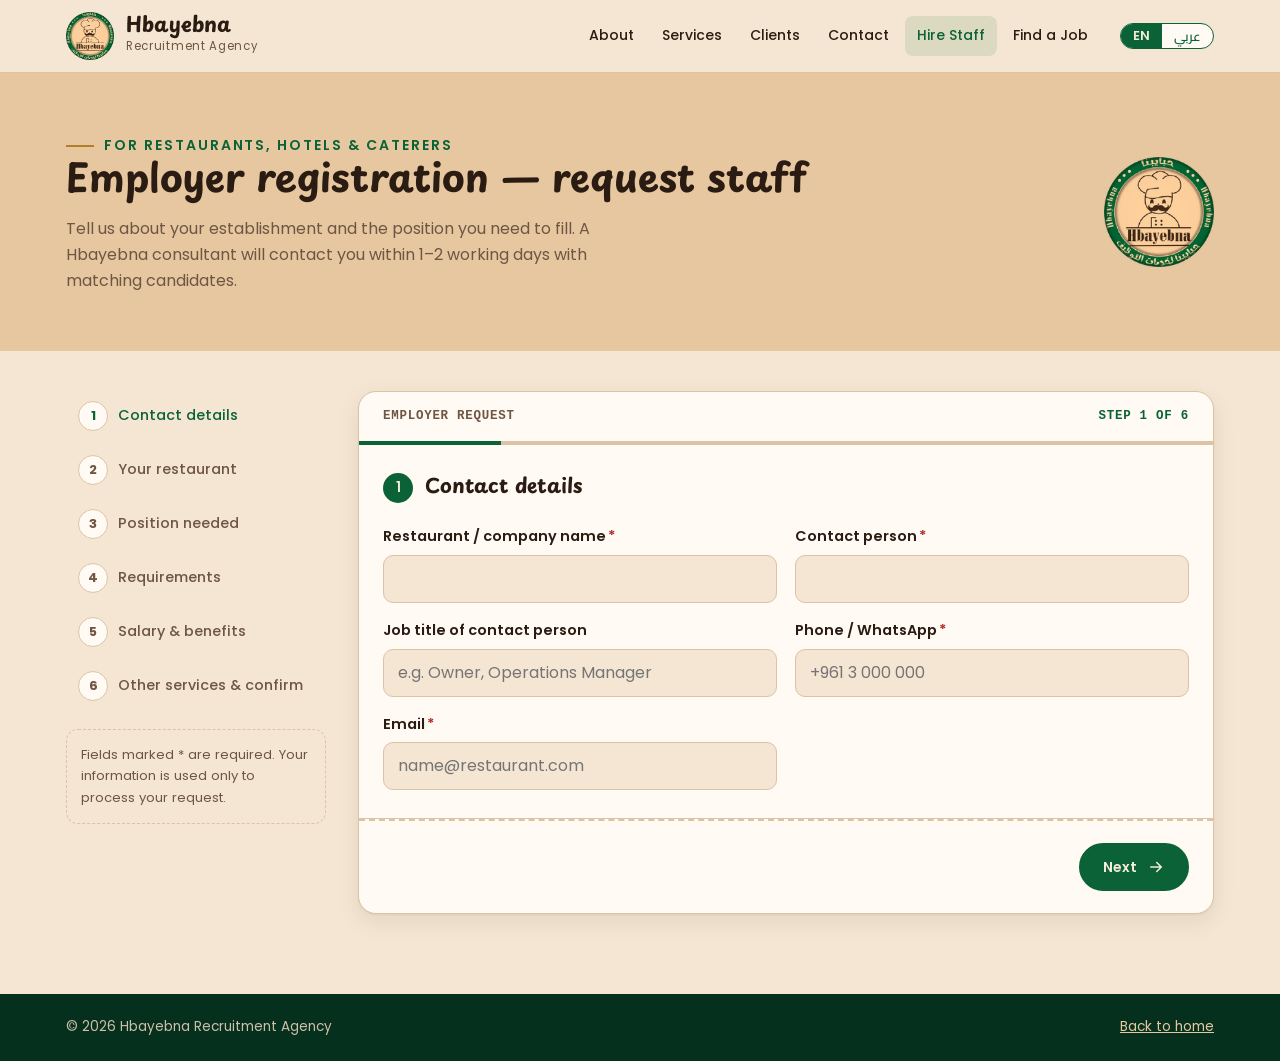
<file: employer.html>
<!doctype html>
<html lang="en" dir="ltr">
<head>
<meta charset="utf-8">
<meta name="viewport" content="width=device-width, initial-scale=1, viewport-fit=cover">
<title data-i18n="t.employer">Employer Registration · Hbayebna</title>
<meta name="claude:viewport-fit-sides" content="cover">
<meta name="theme-color" content="#0b6236">
<meta name="format-detection" content="telephone=no">
<link rel="icon" type="image/png" href="assets/favicon.png">
<link rel="apple-touch-icon" href="assets/apple-touch-icon.png">
<link rel="preconnect" href="https://fonts.googleapis.com">
<link rel="preconnect" href="https://fonts.gstatic.com" crossorigin>
<link rel="stylesheet" href="https://fonts.googleapis.com/css2?family=Cairo:wght@400;500;600;700&family=Playpen+Sans+Arabic:wght@100..800&family=Poppins:wght@400;500;600&display=swap">
<link rel="stylesheet" href="css/style.css">
</head>
<body>

<header class="site-header">
  <div class="wrap nav">
    <a class="brand" href="index.html" aria-label="Hbayebna home">
      <img src="assets/logo-sm.png" alt="" width="48" height="48">
      <span><b>Hbayebna</b><small data-i18n="brand.sub">Recruitment Agency</small></span>
    </a>
    <ul class="nav-links" id="navLinks">
      <li><a href="index.html#about" data-i18n="nav.about">About</a></li>
      <li><a href="index.html#services" data-i18n="nav.services">Services</a></li>
      <li><a href="index.html#clients" data-i18n="nav.clients">Clients</a></li>
      <li><a href="index.html#contact" data-i18n="nav.contact">Contact</a></li>
      <li><a href="employer.html" aria-current="page" data-i18n="nav.hire">Hire Staff</a></li>
      <li><a href="employee.html" data-i18n="nav.job">Find a Job</a></li>
    </ul>
    <div class="nav-actions">
      <div class="lang-toggle" role="group" aria-label="Language">
        <button type="button" data-lang="en" aria-pressed="true">EN</button>
        <button type="button" data-lang="ar" aria-pressed="false">عربي</button>
      </div>
      <button class="menu-btn" type="button" aria-controls="navLinks" aria-expanded="false" aria-label="Menu">
        <svg class="i-open" viewBox="0 0 24 24" fill="none" stroke="currentColor" stroke-width="2" stroke-linecap="round"><path d="M4 7h16M4 12h16M4 17h16"/></svg>
        <svg class="i-close" viewBox="0 0 24 24" fill="none" stroke="currentColor" stroke-width="2" stroke-linecap="round"><path d="M6 6l12 12M18 6L6 18"/></svg>
      </button>
    </div>
  </div>
</header>

<main>
  <section class="page-hero">
    <div class="wrap">
      <div>
        <span class="eyebrow" data-i18n="er.eyebrow">For restaurants, hotels &amp; caterers</span>
        <h1 data-i18n="er.title">Employer registration — request staff</h1>
        <p data-i18n="er.lead">Tell us about your establishment and the position you need to fill. A Hbayebna consultant will contact you within 1–2 working days with matching candidates.</p>
      </div>
      <img src="assets/logo-sm.png" alt="" width="110" height="110">
    </div>
  </section>

  <div class="wrap form-layout">
    <aside class="steps-aside">
      <ol class="steps-nav" id="stepsNav"></ol>
      <p class="side-note" data-i18n="side.note">Fields marked * are required. Your information is used only to process your request.</p>
    </aside>

    <div class="ticket" id="ticket">
      <div class="ticket-top">
        <span data-i18n="er.ticket">Employer request</span>
      </div>

      <form id="regForm" data-form="employer" data-ref-prefix="HB-E" novalidate>
        <!-- 1. Establishment -->
        <fieldset id="s-company">
          <legend><span class="num">1</span><span data-i18n="er.s1">Contact details</span></legend>
          <div class="grid-2">
            <div class="field">
              <label for="companyName"><span data-i18n="f.companyName">Restaurant / company name</span><span class="req">*</span></label>
              <input type="text" id="companyName" name="companyName" required autocomplete="organization">
              <span class="err" data-i18n="err.required">This field is required.</span>
            </div>
            <div class="field">
              <label for="contactName"><span data-i18n="f.contactName">Contact person</span><span class="req">*</span></label>
              <input type="text" id="contactName" name="contactName" required autocomplete="name">
              <span class="err" data-i18n="err.required">This field is required.</span>
            </div>
            <div class="field">
              <label for="contactRole" data-i18n="f.contactRole">Job title of contact person</label>
              <input type="text" id="contactRole" name="contactRole" data-i18n-ph="ph.contactRole" placeholder="e.g. Owner, Operations Manager">
            </div>
            <div class="field">
              <label for="phone"><span data-i18n="f.phone">Phone / WhatsApp</span><span class="req">*</span></label>
              <input type="tel" id="phone" name="phone" required autocomplete="tel" placeholder="+961 3 000 000" pattern="^\+?[0-9 ()\-]{7,20}$">
              <span class="err" data-i18n="err.phone">Enter a valid phone number, e.g. +961 3 000 000.</span>
            </div>
            <div class="field">
              <label for="email"><span data-i18n="f.email">Email</span><span class="req">*</span></label>
              <input type="email" id="email" name="email" required autocomplete="email" placeholder="name@restaurant.com">
              <span class="err" data-i18n="err.email">Enter a valid email address.</span>
            </div>
          </div>
        </fieldset>

        <fieldset id="s-restaurant">
          <legend><span class="num">2</span><span data-i18n="er.s2">Your restaurant</span></legend>
          <div class="grid-2">
            <div class="field">
              <label for="country"><span data-i18n="f.country">Country</span><span class="req">*</span></label>
              <select id="country" name="country" required data-list="countries"><option value="" data-i18n="sel.choose">Select…</option></select>
              <span class="err" data-i18n="err.choose">Please choose an option.</span>
            </div>
            <div class="field">
              <label for="city"><span data-i18n="f.city">City / area</span><span class="req">*</span></label>
              <input type="text" id="city" name="city" required autocomplete="address-level2">
              <span class="err" data-i18n="err.required">This field is required.</span>
            </div>
            <div class="field">
              <label for="restaurantType"><span data-i18n="f.restaurantType">Type of restaurant</span><span class="req">*</span></label>
              <select id="restaurantType" name="restaurantType" required data-list="restaurantTypes"><option value="" data-i18n="sel.choose">Select…</option></select>
              <span class="err" data-i18n="err.choose">Please choose an option.</span>
            </div>
            <div class="field full cond" data-show-if="restaurantType=Other">
              <label for="restaurantTypeOther" data-i18n="f.specify">Please specify</label>
              <input type="text" id="restaurantTypeOther" name="restaurantTypeOther">
            </div>
            <div class="field full">
              <span class="group-label" data-i18n="f.cuisine">Cuisine / concept</span>
              <div class="choices" data-list="cuisines" data-name="cuisine" data-type="checkbox"></div>
            </div>
            <div class="field">
              <label for="branches" data-i18n="f.branches">Number of branches</label>
              <input type="number" id="branches" name="branches" min="1" max="500" inputmode="numeric" placeholder="1">
            </div>
            <div class="field">
              <label for="seats" data-i18n="f.seats">Seating capacity (approx.)</label>
              <input type="number" id="seats" name="seats" min="0" max="5000" inputmode="numeric" placeholder="120">
            </div>
            <div class="field full" data-required-group="status">
              <span class="group-label"><span data-i18n="f.status">Establishment status</span><span class="req">*</span></span>
              <div class="choices" data-list="estStatus" data-name="status" data-type="radio"></div>
              <span class="err" data-i18n="err.choose">Please choose an option.</span>
            </div>
          </div>
        </fieldset>

        <!-- 2. Vacancy -->
        <fieldset id="s-vacancy">
          <legend><span class="num">3</span><span data-i18n="er.s3">Position needed</span></legend>
          <div class="grid-2">
            <div class="field">
              <label for="position"><span data-i18n="f.position">Position required</span><span class="req">*</span></label>
              <select id="position" name="position" required data-list="positions"><option value="" data-i18n="sel.choose">Select…</option></select>
              <span class="err" data-i18n="err.choose">Please choose an option.</span>
            </div>
            <div class="field">
              <label for="headcount"><span data-i18n="f.headcount">Number of employees needed</span><span class="req">*</span></label>
              <input type="number" id="headcount" name="headcount" required min="1" max="500" inputmode="numeric" value="1">
              <span class="err" data-i18n="err.number">Enter a number between 1 and 500.</span>
            </div>
            <div class="field full cond" data-show-if="position=Other">
              <label for="positionOther" data-i18n="f.specify">Please specify</label>
              <input type="text" id="positionOther" name="positionOther">
            </div>
            <div class="field full">
              <label for="otherPositions" data-i18n="f.otherPositions">Other positions needed (if more than one)</label>
              <input type="text" id="otherPositions" name="otherPositions" data-i18n-ph="ph.otherPositions" placeholder="e.g. 2 Waiters, 1 Barista, 1 Commis Chef">
            </div>
            <div class="field full" data-required-group="employmentType">
              <span class="group-label"><span data-i18n="f.employmentType">Employment type</span><span class="req">*</span></span>
              <div class="choices" data-list="employmentTypes" data-name="employmentType" data-type="radio"></div>
              <span class="err" data-i18n="err.choose">Please choose an option.</span>
            </div>
            <div class="field">
              <label for="experienceRequired"><span data-i18n="f.experienceRequired">Experience required</span><span class="req">*</span></label>
              <select id="experienceRequired" name="experienceRequired" required data-list="expRanges"><option value="" data-i18n="sel.choose">Select…</option></select>
              <span class="err" data-i18n="err.choose">Please choose an option.</span>
            </div>
            <div class="field">
              <label for="educationRequired" data-i18n="f.educationRequired">Education / training required</label>
              <select id="educationRequired" name="educationRequired" data-list="education"><option value="" data-i18n="sel.choose">Select…</option></select>
            </div>
          </div>
        </fieldset>

        <fieldset id="s-require">
          <legend><span class="num">4</span><span data-i18n="er.s4">Requirements</span></legend>
          <div class="grid-2">
            <div class="field full">
              <span class="group-label" data-i18n="f.languagesRequired">Languages required</span>
              <div class="choices" data-list="languages" data-name="languagesRequired" data-type="checkbox"></div>
            </div>
            <div class="field full">
              <span class="group-label" data-i18n="f.gulfExpPreferred">Gulf experience preferred?</span>
              <div class="choices" data-list="yesNoAny" data-name="gulfExpPreferred" data-type="radio"></div>
            </div>
            <div class="field full" data-required-group="candidateSource">
              <span class="group-label"><span data-i18n="f.candidateSource">Candidates from</span><span class="req">*</span></span>
              <div class="choices" data-list="candidateSource" data-name="candidateSource" data-type="radio"></div>
              <span class="err" data-i18n="err.choose">Please choose an option.</span>
            </div>
            <div class="field full">
              <label for="jobDescription" data-i18n="f.jobDescription">Job description &amp; specific requirements</label>
              <textarea id="jobDescription" name="jobDescription" data-i18n-ph="ph.jobDescription" placeholder="Main duties, skills, specialties (e.g. Lebanese mezze, tandoor, latte art), shift pattern…"></textarea>
            </div>
          </div>
        </fieldset>

        <!-- 3. Offer -->
        <fieldset id="s-offer">
          <legend><span class="num">5</span><span data-i18n="er.s5">Salary &amp; benefits</span></legend>
          <div class="grid-2">
            <div class="field full">
              <label for="salaryMin"><span data-i18n="f.salaryRange">Salary offered (from – to)</span><span class="req">*</span></label>
              <div class="inline">
                <input type="number" id="salaryMin" name="salaryMin" required min="0" inputmode="numeric" data-i18n-ph="ph.from" placeholder="From" aria-label="Minimum salary">
                <input type="number" id="salaryMax" name="salaryMax" min="0" inputmode="numeric" data-i18n-ph="ph.to" placeholder="To" aria-label="Maximum salary">
                <select id="currency" name="currency" required data-list="currencies" aria-label="Currency"></select>
              </div>
              <span class="err" data-i18n="err.salary">Enter the salary range (the second value must be higher than the first).</span>
            </div>
            <div class="field full">
              <span class="group-label" data-i18n="f.salaryPeriod">Salary paid</span>
              <div class="choices" data-list="salaryPeriods" data-name="salaryPeriod" data-type="radio" data-default="Monthly"></div>
            </div>
            <div class="field full">
              <span class="group-label" data-i18n="f.benefits">Benefits provided</span>
              <div class="choices" data-list="benefits" data-name="benefits" data-type="checkbox"></div>
            </div>
            <div class="field">
              <label for="workingHours" data-i18n="f.workingHours">Working hours per day</label>
              <input type="number" id="workingHours" name="workingHours" min="1" max="16" inputmode="numeric" placeholder="10">
            </div>
            <div class="field">
              <label for="daysOff" data-i18n="f.daysOff">Days off per week</label>
              <input type="number" id="daysOff" name="daysOff" min="0" max="3" inputmode="numeric" placeholder="1">
            </div>
            <div class="field">
              <label for="contractDuration" data-i18n="f.contractDuration">Contract duration</label>
              <select id="contractDuration" name="contractDuration" data-list="contracts"><option value="" data-i18n="sel.choose">Select…</option></select>
            </div>
            <div class="field">
              <label for="startDate"><span data-i18n="f.startDate">Required start date</span><span class="req">*</span></label>
              <input type="date" id="startDate" name="startDate" required>
              <span class="err" data-i18n="err.required">This field is required.</span>
            </div>
          </div>
        </fieldset>

        <!-- 4. Extra -->
        <fieldset id="s-extra">
          <legend><span class="num">6</span><span data-i18n="er.s6">Other services &amp; confirm</span></legend>
          <div class="grid-2">
            <div class="field full">
              <span class="group-label" data-i18n="f.otherServices">Are you also interested in any of these services?</span>
              <div class="choices" data-list="services" data-name="otherServices" data-type="checkbox"></div>
            </div>
            <div class="field full">
              <label for="notes" data-i18n="f.notes">Anything else we should know?</label>
              <textarea id="notes" name="notes"></textarea>
            </div>
            <div class="field full" data-required-group="consent">
              <label class="consent"><input type="checkbox" id="consent" name="consent" value="Yes"><span data-i18n="f.consentEr">I confirm the information is correct and agree that Hbayebna may contact me about this request.</span></label>
              <span class="err" data-i18n="err.consent">Please confirm to continue.</span>
            </div>
          </div>
        </fieldset>

        <div class="form-actions">
          <span class="status" id="formStatus" role="status" aria-live="polite"></span>
          <button class="btn" type="submit" id="submitBtn">
            <span data-i18n="btn.submitEr">Send request</span>
            <svg class="arrow" viewBox="0 0 24 24" fill="none" stroke="currentColor" stroke-width="2" stroke-linecap="round"><path d="M5 12h14M13 6l6 6-6 6"/></svg>
          </button>
        </div>
      </form>

      <div class="success" id="success" hidden></div>
    </div>
  </div>
</main>

<footer class="site-footer">
  <div class="wrap">
    <span>© <span class="year">2026</span> <span data-i18n="ft.name">Hbayebna Recruitment Agency</span></span>
    <span><a href="index.html" data-i18n="ft.back">Back to home</a></span>
  </div>
</footer>

<script src="js/config.js"></script>
<script src="js/i18n.js"></script>
<script src="js/main.js"></script>
<script src="js/forms.js"></script>
</body>
</html>
</file>
<file: css/style.css>
/* =========================================================
   Hbayebna Recruitment Agency — site stylesheet
   Layout concept: "Pennant & ticket" — sand pages, forest-green
   bands, pennant-shaped badges (from the brand banner) and
   kitchen-order-ticket styling for the registration forms.
   ========================================================= */
:root {
  --sand: #f4e6d2;          /* page background */
  --sand-deep: #e6c7a0;     /* bands, pennant fabric */
  --paper: #fffaf3;         /* cards / form tickets */
  --forest: #0b6236;        /* brand green */
  --forest-deep: #07432a;   /* hover / dark band */
  --gold: #b07f2c;          /* fringe & rope accents */
  --ink: #2a1c12;           /* chef-line brown-black */
  --muted: #6e5643;
  --line: #dcc3a3;
  --on-forest: #f6ead8;
  --danger: #b3261e;
  --ok: #0b6236;
  --shadow: 0 1px 2px rgba(42, 28, 18, .06), 0 8px 24px rgba(42, 28, 18, .08);

  --f-display: "Playpen Sans Arabic", "Cairo", "Segoe UI", system-ui, sans-serif;
  --f-body: "Poppins", "Segoe UI", system-ui, sans-serif;

  --step--1: .875rem;
  --step-0: 1rem;
  --step-1: 1.25rem;
  --step-2: 1.6rem;
  --step-3: clamp(1.55rem, 1.15rem + 2vw, 2.4rem);
  --step-4: clamp(1.95rem, 1.25rem + 3.4vw, 3.4rem);
  --header-h: 72px;
  --banner-shadow: rgba(60, 36, 14, .30);
  --banner-shadow-near: rgba(60, 36, 14, .18);

  --radius: 14px;
  --wrap: 1180px;
  --gutter-l: max(16px, env(safe-area-inset-left, 0px));
  --gutter-r: max(16px, env(safe-area-inset-right, 0px));
}
@media (prefers-color-scheme: dark) {
  :root:not([data-theme="light"]) {
    --sand: #121a15; --sand-deep: #1b2a20; --paper: #18231c; --forest: #3fa86c; --forest-deep: #2b7d4f;
    --gold: #d8ad5c; --ink: #f2e4cf; --muted: #c2ad94; --line: #2f4136; --on-forest: #0e1611;
    --danger: #ff8a80; --ok: #6fd39a; --banner-shadow: rgba(0, 0, 0, .55); --banner-shadow-near: rgba(0, 0, 0, .35); --shadow: 0 1px 2px rgba(0,0,0,.3), 0 8px 24px rgba(0,0,0,.35);
    color-scheme: dark;
  }
}
:root[data-theme="dark"] {
  --sand: #121a15; --sand-deep: #1b2a20; --paper: #18231c; --forest: #3fa86c; --forest-deep: #2b7d4f;
  --gold: #d8ad5c; --ink: #f2e4cf; --muted: #c2ad94; --line: #2f4136; --on-forest: #0e1611;
  --danger: #ff8a80; --ok: #6fd39a; --banner-shadow: rgba(0, 0, 0, .55); --banner-shadow-near: rgba(0, 0, 0, .35); --shadow: 0 1px 2px rgba(0,0,0,.3), 0 8px 24px rgba(0,0,0,.35);
  color-scheme: dark;
}
html[lang="ar"] h1, html[lang="ar"] h2, html[lang="ar"] h3, html[lang="ar"] h4 { line-height: 1.45; }
html[lang="ar"] {
  --f-display: "Playpen Sans Arabic", "Cairo", Tahoma, sans-serif;
  --f-body: "Cairo", Tahoma, "Segoe UI", sans-serif;
}

*, *::before, *::after { box-sizing: border-box; }
[hidden] { display: none !important; }
html { scroll-behavior: smooth; -webkit-text-size-adjust: 100%; text-size-adjust: 100%; }
a, button, label, input, select { -webkit-tap-highlight-color: transparent; }
section[id] { scroll-margin-top: var(--header-h); }
@media (prefers-reduced-motion: reduce) { html { scroll-behavior: auto; } *, *::before, *::after { animation: none !important; transition: none !important; } }
body {
  margin: 0;
  background: var(--sand);
  color: var(--ink);
  font-family: var(--f-body);
  font-size: var(--step-0);
  line-height: 1.65;
  -webkit-font-smoothing: antialiased;
}
img { max-width: 100%; height: auto; display: block; }
a { color: var(--forest); }
h1, h2, h3, h4 { font-family: var(--f-display); font-weight: 700; line-height: 1.25; margin: 0; text-wrap: balance; color: var(--ink); }
p { margin: 0; }
:focus-visible { outline: 3px solid var(--gold); outline-offset: 2px; border-radius: 6px; }

.wrap { max-width: var(--wrap); margin-inline: auto; padding-left: var(--gutter-l); padding-right: var(--gutter-r); }
.section { padding-block: clamp(44px, 8vw, 104px); }
.eyebrow {
  display: inline-flex; align-items: center; gap: 10px;
  font-size: var(--step--1); font-weight: 600; letter-spacing: .14em; text-transform: uppercase; color: var(--forest);
}
html[lang="ar"] .eyebrow { letter-spacing: 0; }
.eyebrow::before { content: ""; width: 28px; height: 2px; background: var(--gold); }
.section-head { display: grid; gap: 14px; max-width: 760px; margin-bottom: clamp(32px, 5vw, 56px); }
.section-head h2 { font-size: var(--step-3); }
.section-head p { color: var(--muted); max-width: 62ch; }
.green { color: var(--forest); }

/* ---------- Buttons ---------- */
.btn {
  --b: var(--forest);
  display: inline-flex; align-items: center; justify-content: center; gap: 10px;
  min-height: 48px; padding: 12px 22px; border-radius: 999px; border: 2px solid var(--b);
  background: var(--b); color: var(--on-forest); font: 600 var(--step--1)/1.2 var(--f-body);
  text-decoration: none; cursor: pointer; transition: transform .15s ease, background .15s ease;
}
.btn:hover { background: var(--forest-deep); border-color: var(--forest-deep); }
@media (hover: hover) { .btn:hover { transform: translateY(-1px); } }
.btn.ghost { background: transparent; color: var(--forest); }
.btn.ghost:hover { background: var(--forest); color: var(--on-forest); }
.btn svg { width: 18px; height: 18px; flex: none; }
html[dir="rtl"] .btn .arrow { transform: scaleX(-1); }

/* ---------- Header ---------- */
body::before { content: ""; position: fixed; inset: 0 0 auto; height: env(safe-area-inset-top, 0px); z-index: 60; background: var(--sand); }
.site-header {
  position: sticky; top: env(safe-area-inset-top, 0px); z-index: 50;
  background: color-mix(in srgb, var(--sand) 92%, transparent);
  backdrop-filter: blur(10px); border-bottom: 1px solid var(--line);
}
.nav { display: flex; align-items: center; gap: 20px; height: var(--header-h); }
.brand { display: flex; align-items: center; gap: 12px; text-decoration: none; color: var(--ink); }
.brand img { width: 48px; height: 48px; }
.brand b { font-family: var(--f-display); font-size: 1.3rem; font-weight: 700; display: block; line-height: 1; }
.brand small { font-size: .72rem; color: var(--muted); letter-spacing: .06em; white-space: nowrap; display: block; }
html[lang="ar"] .brand small { letter-spacing: 0; }
.nav-links { display: flex; gap: 4px; margin-inline-start: auto; list-style: none; padding: 0; margin-block: 0; }
.nav-links a { display: block; padding: 8px 12px; border-radius: 8px; color: var(--ink); text-decoration: none; font-size: var(--step--1); font-weight: 500; }
.nav-links a:hover, .nav-links a[aria-current="page"] { color: var(--forest); background: color-mix(in srgb, var(--forest) 10%, transparent); }
.nav-actions { display: flex; align-items: center; gap: 10px; }
.lang-toggle {
  display: inline-flex; border: 1.5px solid var(--forest); border-radius: 999px; overflow: hidden; background: var(--paper);
}
.lang-toggle button { border: 0; background: transparent; color: var(--forest); padding: 6px 12px; font: 600 .8rem/1 var(--f-body); cursor: pointer; }
.lang-toggle button[aria-pressed="true"] { background: var(--forest); color: var(--on-forest); }
.lang-toggle button:last-child { font-family: "Cairo", Tahoma, sans-serif; }
.menu-btn { display: none; border: 1.5px solid var(--line); background: var(--paper); color: var(--ink); border-radius: 10px; width: 42px; height: 42px; cursor: pointer; }
.menu-btn svg { width: 22px; height: 22px; margin: auto; }
.menu-btn .i-close { display: none; }
.menu-btn[aria-expanded="true"] .i-open { display: none; }
.menu-btn[aria-expanded="true"] .i-close { display: block; }
@media (max-width: 980px) {
  :root { --header-h: 64px; }
  .nav { gap: 12px; }
  .brand img { width: 42px; height: 42px; }
  .menu-btn { display: grid; place-items: center; width: 44px; height: 44px; }
  .nav-actions { margin-inline-start: auto; }
  /* Menu opens as a panel OVER the page: the header height never changes, so nothing jumps */
  .nav-links {
    position: absolute; top: 100%; left: 0; right: 0; margin: 0;
    flex-direction: column; gap: 2px;
    padding: 8px var(--gutter-r) 16px var(--gutter-l);
    background: var(--sand); border-bottom: 1px solid var(--line);
    box-shadow: 0 14px 28px rgba(42, 28, 18, .14);
    max-height: calc(100dvh - var(--header-h) - env(safe-area-inset-top, 0px)); overflow-y: auto; overscroll-behavior: contain;
    visibility: hidden; opacity: 0; transform: translateY(-6px); pointer-events: none;
    transition: opacity .18s ease, transform .18s ease, visibility 0s linear .18s;
  }
  .nav-links.open { visibility: visible; opacity: 1; transform: none; pointer-events: auto; transition: opacity .18s ease, transform .18s ease; }
  .nav-links a { padding: 14px 12px; font-size: 1rem; border-radius: 10px; }
  .nav-scrim { position: fixed; inset: 0; z-index: 47; background: rgba(20, 14, 8, .28); }
}

/* ---------- Hero ---------- */
.hero { background: linear-gradient(180deg, var(--sand-deep), var(--sand)); overflow: hidden; }
.hero .wrap { display: grid; grid-template-columns: 1.1fr .9fr; align-items: center; gap: clamp(24px, 4vw, 56px); padding-block: clamp(40px, 6vw, 72px); }
.hero-copy { display: grid; gap: 22px; min-width: 0; }
.hero h1 { font-size: var(--step-4); font-weight: 700; }
.hero h1 span { color: var(--forest); display: block; }
.hero .lead { font-size: var(--step-1); color: var(--muted); max-width: 46ch; }
.hero-ctas { display: flex; flex-wrap: wrap; gap: 12px; }
/* Pennant: cut-out PNG/WebP with a real drop-shadow, swinging in 3D
   from the point where the rope meets (top centre). */
.hero-art { position: relative; justify-self: center; width: min(400px, 100%); perspective: 1100px; perspective-origin: 50% 0; }
.pennant-swing {
  position: relative; transform-origin: 50% 0; transform-style: preserve-3d;
  animation: pennant-swing 7.5s cubic-bezier(.45, 0, .55, 1) infinite; will-change: transform;
}
.pennant-swing img { width: 100%; filter: drop-shadow(0 26px 22px var(--banner-shadow)) drop-shadow(0 6px 6px var(--banner-shadow-near)); }
/* moving light across the fabric, clipped to the banner's own shape */
.pennant-swing .sheen {
  position: absolute; inset: 0; pointer-events: none;
  background: linear-gradient(100deg, rgba(40, 24, 10, .16) 0%, transparent 30%, rgba(255, 246, 225, .38) 46%, transparent 62%, rgba(40, 24, 10, .16) 100%);
  background-size: 260% 100%;
  -webkit-mask: url("../assets/banner-460.png") center / 100% 100% no-repeat;
          mask: url("../assets/banner-460.png") center / 100% 100% no-repeat;
  mix-blend-mode: soft-light;
  animation: pennant-sheen 7.5s cubic-bezier(.45, 0, .55, 1) infinite;
}
@keyframes pennant-swing {
  0%   { transform: rotateZ(-1.8deg) rotateY(-14deg) rotateX(3deg); }
  25%  { transform: rotateZ(-.3deg)  rotateY(-3deg)  rotateX(7deg); }
  50%  { transform: rotateZ(1.8deg)  rotateY(14deg)  rotateX(3deg); }
  75%  { transform: rotateZ(.3deg)   rotateY(3deg)   rotateX(-1deg); }
  100% { transform: rotateZ(-1.8deg) rotateY(-14deg) rotateX(3deg); }
}
@keyframes pennant-sheen {
  0%, 100% { background-position: 100% 0; }
  50%      { background-position: 0% 0; }
}
.facts { display: flex; flex-wrap: wrap; gap: 10px; margin-top: 6px; }
/* pennant badge: swallow-tail bottom like the brand banner */
.pennant {
  background: var(--forest); color: var(--on-forest);
  padding: 10px 14px 18px; min-width: 100px; text-align: center;
  clip-path: polygon(0 0, 100% 0, 100% 100%, 50% 82%, 0 100%);
  border-top: 3px solid var(--gold);
}
.pennant strong { display: block; font: 700 1.15rem/1.2 var(--f-display); white-space: nowrap; }
.pennant span { font-size: .74rem; letter-spacing: .04em; }
@media (max-width: 860px) {
  .hero .wrap { grid-template-columns: 1fr; padding-block: 20px 40px; gap: 8px; }
  .hero-art { order: -1; width: 160px; perspective: 700px; }
  .hero-copy { gap: 16px; }
  .hero .lead { font-size: 1.05rem; }
}
@media (max-width: 560px) {
  .hero-ctas { display: grid; }
  .hero-ctas .btn { width: 100%; }
  .facts { display: grid; grid-template-columns: 1fr 1fr; gap: 10px; }
  .pennant { min-width: 0; }
}

/* ---------- About ---------- */
.about-grid { display: grid; grid-template-columns: 1fr 1fr; gap: clamp(24px, 4vw, 56px); align-items: center; }
.about-photo { position: relative; border-radius: 28px; overflow: hidden; border: 4px solid var(--forest); box-shadow: var(--shadow); }
.about-photo img { width: 100%; aspect-ratio: 4/3; object-fit: cover; }
.about-photo .since {
  position: absolute; inset-block-end: 16px; inset-inline-end: 16px;
  background: var(--forest); color: #f6ead8; font-weight: 600; font-size: .8rem; padding: 6px 14px; border-radius: 999px;
}
.about-copy { display: grid; gap: 20px; min-width: 0; }
.about-copy h2 { font-size: var(--step-3); }
.info-list { display: grid; gap: 16px; list-style: none; margin: 0; padding: 0; }
.info-list li { display: grid; grid-template-columns: 44px 1fr; gap: 14px; align-items: start; }
.info-list .ic { width: 44px; height: 44px; border-radius: 50%; background: var(--forest); color: var(--on-forest); display: grid; place-items: center; }
.info-list .ic svg { width: 20px; height: 20px; }
.info-list b { display: block; }
.info-list p { color: var(--muted); }
.dept-chips { display: flex; gap: 8px; flex-wrap: wrap; }
.chip { font-size: .78rem; font-weight: 600; padding: 4px 12px; border-radius: 999px; border: 1.5px solid var(--forest); color: var(--forest); }
@media (max-width: 860px) { .about-grid { grid-template-columns: 1fr; } }

/* ---------- Why us ---------- */
.why { background: var(--forest); color: var(--on-forest); }
.why h2, .why .eyebrow { color: var(--on-forest); }
.why .section-head p { color: color-mix(in srgb, var(--on-forest) 80%, transparent); }
.why-grid { display: grid; grid-template-columns: repeat(auto-fit, minmax(210px, 1fr)); gap: 0; border-top: 1px solid color-mix(in srgb, var(--on-forest) 25%, transparent); }
.why-item { padding: 28px 22px 28px 0; display: grid; gap: 12px; align-content: start; border-bottom: 1px solid color-mix(in srgb, var(--on-forest) 25%, transparent); }
html[dir="rtl"] .why-item { padding: 28px 0 28px 22px; }
.why-item svg { width: 40px; height: 40px; color: var(--gold); }
.why-item h3 { font-size: var(--step-1); color: var(--on-forest); }
.why-item p { font-size: .92rem; color: color-mix(in srgb, var(--on-forest) 82%, transparent); }
:root[data-theme="dark"] .why-item svg { color: var(--on-forest); }

/* ---------- Services ---------- */
.svc-groups { display: grid; grid-template-columns: repeat(3, 1fr); gap: 20px; }
.svc-group { background: var(--paper); border: 1px solid var(--line); border-radius: var(--radius); padding: 26px; display: grid; gap: 16px; align-content: start; min-width: 0; }
.svc-group header { display: flex; align-items: center; gap: 12px; padding-bottom: 14px; border-bottom: 2px dashed var(--line); }
.svc-group header svg { width: 30px; height: 30px; color: var(--forest); flex: none; }
.svc-group h3 { font-size: var(--step-1); }
.svc-group ul { list-style: none; margin: 0; padding: 0; display: grid; gap: 14px; }
.svc-group li b { display: block; font-weight: 600; }
.svc-group li span { color: var(--muted); font-size: .9rem; }
@media (max-width: 980px) { .svc-groups { grid-template-columns: 1fr; } }

/* ---------- Strengths ---------- */
.strengths { background: var(--sand-deep); }
.str-grid { display: grid; grid-template-columns: repeat(3, 1fr); gap: 1px; background: var(--line); border: 1px solid var(--line); border-radius: var(--radius); overflow: hidden; }
.str-item { background: var(--sand-deep); padding: 28px; display: grid; gap: 10px; align-content: start; }
.str-item h3 { font-size: var(--step-1); color: var(--forest); }
.str-item p { color: var(--muted); font-size: .94rem; }
@media (max-width: 860px) { .str-grid { grid-template-columns: 1fr; } }

/* ---------- Two paths ---------- */
.paths-grid { display: grid; grid-template-columns: 1fr 1fr; gap: 20px; }
.path {
  position: relative; border-radius: 22px; padding: clamp(28px, 4vw, 44px); display: grid; gap: 16px; align-content: start;
  background: var(--paper); border: 1px solid var(--line); box-shadow: var(--shadow); min-width: 0;
}
.path.employer { background: var(--forest); border-color: var(--forest); }
.path.employer h3, .path.employer p, .path.employer li { color: var(--on-forest); }
.path.employer .btn { --b: var(--on-forest); color: var(--forest); }
.path.employer .btn:hover { background: var(--sand-deep); border-color: var(--sand-deep); }
.path h3 { font-size: var(--step-2); }
.path ul { margin: 0; padding-inline-start: 20px; display: grid; gap: 6px; }
.path .tag { font-size: .75rem; font-weight: 600; letter-spacing: .12em; text-transform: uppercase; color: var(--gold); }
@media (max-width: 860px) { .paths-grid { grid-template-columns: 1fr; } }

/* ---------- Clients ---------- */
.logo-grid { display: grid; grid-template-columns: repeat(auto-fill, minmax(130px, 1fr)); gap: 14px; }
.logo-grid figure { margin: 0; background: #f3dcc0; border-radius: 12px; aspect-ratio: 1; display: grid; place-items: center; padding: 12px; border: 1px solid var(--line); transition: transform .2s ease; }
@media (hover: hover) { .logo-grid figure:hover { transform: translateY(-3px); } }
@media (max-width: 560px) { .logo-grid { grid-template-columns: repeat(3, 1fr); gap: 10px; } .logo-grid figure { padding: 8px; } }
.logo-grid img { max-height: 100%; width: auto; max-width: 100%; object-fit: contain; border-radius: 6px; }

/* ---------- Contact ---------- */
.contact { background: var(--forest-deep); color: #f6ead8; }
.contact .wrap { display: grid; grid-template-columns: 1.1fr .9fr; gap: clamp(24px, 4vw, 56px); align-items: center; }
.contact h2 { color: #f6ead8; font-size: var(--step-3); }
.contact .quote { font: 400 var(--step-2)/1.3 var(--f-display); color: #e6c7a0; }
.contact-card { background: #f6ead8; color: #2a1c12; border-radius: 22px; padding: 28px; display: grid; gap: 14px; min-width: 0; }
.contact-card h3 { color: #2a1c12; font-size: var(--step-1); }
.contact-card .role { color: #6e5643; font-size: .9rem; margin-top: -10px; }
.contact-row { display: flex; align-items: center; gap: 12px; flex-wrap: wrap; }
.contact-row svg { width: 20px; height: 20px; color: #0b6236; flex: none; }
.contact-row a, .contact-row span { color: #2a1c12; text-decoration: none; font-weight: 500; overflow-wrap: anywhere; direction: ltr; unicode-bidi: isolate; }
.contact-row a:hover { color: #0b6236; text-decoration: underline; }
.contact-copy { display: grid; gap: 18px; min-width: 0; }
.contact-copy p { color: #e9dcc8; }
.contact-copy .addr { display: grid; grid-template-columns: 24px 1fr; gap: 10px; }
.contact-copy .addr svg { width: 22px; height: 22px; color: #d8ad5c; }
@media (max-width: 860px) { .contact .wrap { grid-template-columns: 1fr; } }

/* ---------- Footer ---------- */
.site-footer { background: #05301e; color: #cdbfa9; font-size: .85rem; }
.site-footer .wrap { display: flex; flex-wrap: wrap; justify-content: space-between; gap: 12px; padding-block: 22px; }
.site-footer a { color: #e6c7a0; }

/* =========================================================
   Registration pages
   ========================================================= */
.page-hero { background: var(--sand-deep); }
.page-hero .wrap { padding-block: clamp(32px, 5vw, 56px); display: grid; grid-template-columns: 1fr auto; gap: 24px; align-items: center; }
.page-hero h1 { font-size: var(--step-3); }
.page-hero p { color: var(--muted); max-width: 60ch; margin-top: 10px; }
.page-hero img { width: 110px; }
@media (max-width: 640px) { .page-hero .wrap { grid-template-columns: 1fr; padding-block: 18px 20px; } .page-hero img { display: none; } .page-hero h1 { font-size: 1.45rem; } .page-hero p { display: none; } }
@media (max-width: 440px) { .brand small { display: none; } .brand b { font-size: 1.2rem; } .lang-toggle button { padding: 7px 10px; } }

.form-layout { display: grid; grid-template-columns: 260px 1fr; gap: 32px; align-items: start; padding-block: 40px 80px; }
.steps-aside { position: sticky; top: calc(env(safe-area-inset-top, 0px) + 96px); min-width: 0; }
.steps-nav { display: grid; gap: 4px; list-style: none; padding: 0; margin: 0; }
.steps-nav a { display: grid; grid-template-columns: 30px 1fr; gap: 10px; align-items: center; padding: 10px 12px; border-radius: 10px; color: var(--muted); text-decoration: none; font-size: .9rem; font-weight: 500; }
.steps-nav a b { width: 30px; height: 30px; border-radius: 50%; border: 1.5px solid var(--line); display: grid; place-items: center; font-size: .8rem; background: var(--paper); }
.steps-nav a:hover { background: var(--paper); color: var(--ink); }
.steps-nav a.done b { background: var(--forest); border-color: var(--forest); color: var(--on-forest); }
.side-note { margin-top: 18px; font-size: .82rem; color: var(--muted); padding: 14px; border: 1px dashed var(--line); border-radius: 12px; }
@media (max-width: 900px) {
  .form-layout { grid-template-columns: 1fr; gap: 14px; padding-block: 0 56px; }
  /* sticky horizontal step strip under the header */
  .steps-aside {
    top: calc(env(safe-area-inset-top, 0px) + var(--header-h)); z-index: 30;
    margin-left: calc(-1 * var(--gutter-l)); margin-right: calc(-1 * var(--gutter-r));
    padding: 10px var(--gutter-r) 10px var(--gutter-l);
    background: var(--sand); border-bottom: 1px solid var(--line);
  }
  .steps-nav { display: flex; gap: 6px; overflow-x: auto; scrollbar-width: none; -webkit-overflow-scrolling: touch; }
  .steps-nav::-webkit-scrollbar { display: none; }
  .steps-nav a { grid-template-columns: 24px auto; gap: 8px; white-space: nowrap; padding: 5px 12px 5px 5px; background: var(--paper); border: 1px solid var(--line); border-radius: 999px; font-size: .82rem; }
  html[dir="rtl"] .steps-nav a { padding: 5px 5px 5px 12px; }
  .steps-nav a b { width: 24px; height: 24px; font-size: .75rem; }
  .steps-nav a.current { border-color: var(--forest); color: var(--forest); }
  .side-note { display: none; }
  fieldset { padding: 22px 16px; scroll-margin-top: calc(var(--header-h) + 64px); }
  #ticket { scroll-margin-top: calc(var(--header-h) + 64px); }
  .ticket-top { padding: 12px 16px; }
  .form-actions {
    position: sticky; bottom: 0; z-index: 5; padding: 12px 16px calc(12px + env(safe-area-inset-bottom, 0px));
    background: var(--paper); border-radius: 0 0 18px 18px; box-shadow: 0 -8px 18px rgba(42, 28, 18, .07);
  }
  .form-actions .status { width: 100%; font-size: .82rem; }
  .form-actions .status:empty { display: none; }
  .step-btns { width: 100%; }
  .step-btns .btn { flex: 1; }
  .step-btns #backBtn { flex: 0 0 auto; }
  .success { padding: 24px 16px; }
}
.steps-nav a.current { color: var(--forest); }

/* Ticket-style form card (kitchen order ticket) */
.ticket { background: var(--paper); border: 1px solid var(--line); border-radius: 18px; box-shadow: var(--shadow); min-width: 0; }
.ticket-top {
  display: flex; justify-content: space-between; flex-wrap: wrap; gap: 8px;
  padding: 16px 24px; border-bottom: 2px dashed var(--line);
  font: 600 .78rem/1.4 ui-monospace, "SFMono-Regular", Menlo, Consolas, monospace; letter-spacing: .06em; text-transform: uppercase; color: var(--muted);
}
.ticket-top .tno { color: var(--forest); }
fieldset { border: 0; margin: 0; padding: 28px 24px; display: grid; gap: 18px; border-bottom: 1px solid var(--line); min-width: 0; scroll-margin-top: 100px; }
fieldset:last-of-type { border-bottom: 0; }
legend { padding: 0; float: left; width: 100%; display: flex; align-items: center; gap: 12px; font: 700 var(--step-1)/1.2 var(--f-display); color: var(--ink); margin-bottom: 4px; }
html[dir="rtl"] legend { float: right; }
legend .num { width: 30px; height: 30px; border-radius: 50%; background: var(--forest); color: var(--on-forest); display: grid; place-items: center; font: 600 .85rem/1 var(--f-body); flex: none; }
legend + * { clear: both; }
.grid-2 { display: grid; grid-template-columns: 1fr 1fr; gap: 16px 18px; }
.grid-3 { display: grid; grid-template-columns: repeat(3, 1fr); gap: 16px 18px; }
@media (max-width: 640px) { .grid-2, .grid-3 { grid-template-columns: 1fr; } }
.field { display: grid; gap: 6px; min-width: 0; align-content: start; }
.field.full { grid-column: 1 / -1; }
.field > label, .group-label { font-weight: 600; font-size: .9rem; }
.req { color: var(--danger); margin-inline-start: 2px; }
.hint { font-size: .78rem; color: var(--muted); }
input[type="text"], input[type="email"], input[type="tel"], input[type="number"], input[type="date"], input[type="url"], select, textarea {
  width: 100%; padding: 11px 14px; border: 1.5px solid var(--line); border-radius: 10px;
  min-height: 48px; background: var(--sand); color: var(--ink); font: 400 16px/1.4 var(--f-body);
  transition: border-color .15s ease, background .15s ease;
}
input:hover, select:hover, textarea:hover { border-color: color-mix(in srgb, var(--forest) 45%, var(--line)); }
input:focus, select:focus, textarea:focus { outline: none; border-color: var(--forest); background: var(--paper); box-shadow: 0 0 0 3px color-mix(in srgb, var(--forest) 18%, transparent); }
textarea { min-height: 110px; resize: vertical; }
input[type="date"] { display: block; -webkit-appearance: none; appearance: none; text-align: start; }
input[type="date"]::-webkit-date-and-time-value { text-align: start; }
input[type="tel"], input[type="email"], input[type="url"] { direction: ltr; }
html[dir="rtl"] input[type="tel"], html[dir="rtl"] input[type="email"], html[dir="rtl"] input[type="url"] { text-align: right; }
.inline { display: grid; grid-template-columns: 1fr 1fr 110px; gap: 8px; }
.inline.two { grid-template-columns: 1fr 120px; }
@media (max-width: 420px) { .inline { grid-template-columns: 1fr 1fr; } .inline select { grid-column: 1 / -1; } }

/* choice chips (radio & checkbox) */
.choices { display: flex; flex-wrap: wrap; gap: 8px; }
.choice { position: relative; }
.choice input { position: absolute; opacity: 0; inset: 0; margin: 0; cursor: pointer; }
.choice span {
  display: inline-flex; align-items: center; gap: 8px; min-height: 42px; padding: 8px 14px; border-radius: 999px;
  border: 1.5px solid var(--line); background: var(--sand); font-size: .88rem; font-weight: 500; cursor: pointer; user-select: none;
}
.choice span::before { content: ""; width: 14px; height: 14px; border-radius: 4px; border: 1.5px solid var(--muted); flex: none; }
.choice input[type="radio"] + span::before { border-radius: 50%; }
.choice input:checked + span { background: var(--forest); border-color: var(--forest); color: var(--on-forest); }
.choice input:checked + span::before { background: var(--on-forest); border-color: var(--on-forest); box-shadow: inset 0 0 0 3px var(--forest); }
.choice input:focus-visible + span { outline: 3px solid var(--gold); outline-offset: 2px; }

.cond { display: none; }
.cond.show { display: grid; }

/* validation */
.field.invalid input, .field.invalid select, .field.invalid textarea { border-color: var(--danger); }
.field.invalid .choice span { border-color: var(--danger); }
.err { color: var(--danger); font-size: .8rem; font-weight: 500; display: none; }
.field.invalid .err { display: block; }

.consent { display: grid; grid-template-columns: 22px 1fr; gap: 10px; align-items: start; font-size: .88rem; color: var(--muted); }
.consent input { width: 18px; height: 18px; margin-top: 3px; accent-color: var(--forest); }
.form-actions { display: flex; flex-wrap: wrap; gap: 12px; align-items: center; justify-content: space-between; padding: 22px 24px; border-top: 2px dashed var(--line); }
.form-actions .status { font-size: .88rem; color: var(--danger); font-weight: 500; }
.step-btns { display: flex; gap: 10px; margin-inline-start: auto; }
.stage-count { color: var(--forest); }
.stage-progress { height: 4px; background: var(--line); margin-top: -2px; }
.stage-progress span { display: block; height: 100%; width: 0; background: var(--forest); transition: width .3s ease; }
html[dir="rtl"] .stage-progress span { margin-inline-start: 0; }
fieldset { animation: stageIn .22s ease; }
@keyframes stageIn { from { opacity: .3; transform: translateY(6px); } to { opacity: 1; transform: none; } }
.btn[disabled] { opacity: .6; cursor: progress; }

/* success ticket */
.success { padding: 32px 24px; display: grid; gap: 16px; }
.success h2 { font-size: var(--step-2); color: var(--forest); }
.success .stamp { display: inline-block; justify-self: start; border: 2px solid var(--forest); color: var(--forest); padding: 4px 12px; border-radius: 8px; font: 700 .8rem/1.4 ui-monospace, Menlo, monospace; letter-spacing: .1em; transform: rotate(-3deg); }
.summary { border: 1px dashed var(--line); border-radius: 12px; padding: 14px 16px; font-size: .86rem; max-height: 320px; overflow: auto; background: var(--sand); }
.summary dl { margin: 0; display: grid; grid-template-columns: minmax(120px, 38%) 1fr; gap: 6px 14px; }
.summary dt { color: var(--muted); }
.summary dd { margin: 0; font-weight: 500; overflow-wrap: anywhere; unicode-bidi: plaintext; }
#ticket { scroll-margin-top: 96px; }
.success .actions { display: flex; flex-wrap: wrap; gap: 10px; }
@media (max-width: 480px) {
  .summary dl { grid-template-columns: 1fr; gap: 0; }
  .summary dd { margin-bottom: 10px; }
  .success .actions .btn { flex: 1 1 100%; }
}
.notice { font-size: .85rem; padding: 12px 14px; border-radius: 10px; background: color-mix(in srgb, var(--gold) 14%, transparent); color: var(--ink); }

/* ---------- Mobile quick-action bar (home page) ---------- */
.mobile-cta { display: none; }
@media (max-width: 760px) {
  body.has-cta { padding-bottom: calc(76px + env(safe-area-inset-bottom, 0px)); }
  .mobile-cta {
    display: grid; grid-template-columns: 1fr 1fr 48px; gap: 8px;
    position: fixed; left: 0; right: 0; bottom: 0; z-index: 45;
    padding: 10px var(--gutter-r) calc(10px + env(safe-area-inset-bottom, 0px)) var(--gutter-l);
    background: var(--paper); border-top: 1px solid var(--line); box-shadow: 0 -6px 20px rgba(42, 28, 18, .1);
  }
  .mobile-cta .btn { padding-inline: 10px; font-size: .85rem; }
  .mobile-cta .wa { display: grid; place-items: center; width: 48px; height: 48px; border-radius: 50%; background: #25d366; color: #fff; }
  .mobile-cta .wa svg { width: 24px; height: 24px; }
  .site-footer .wrap { padding-block: 18px; }
}
</file>
